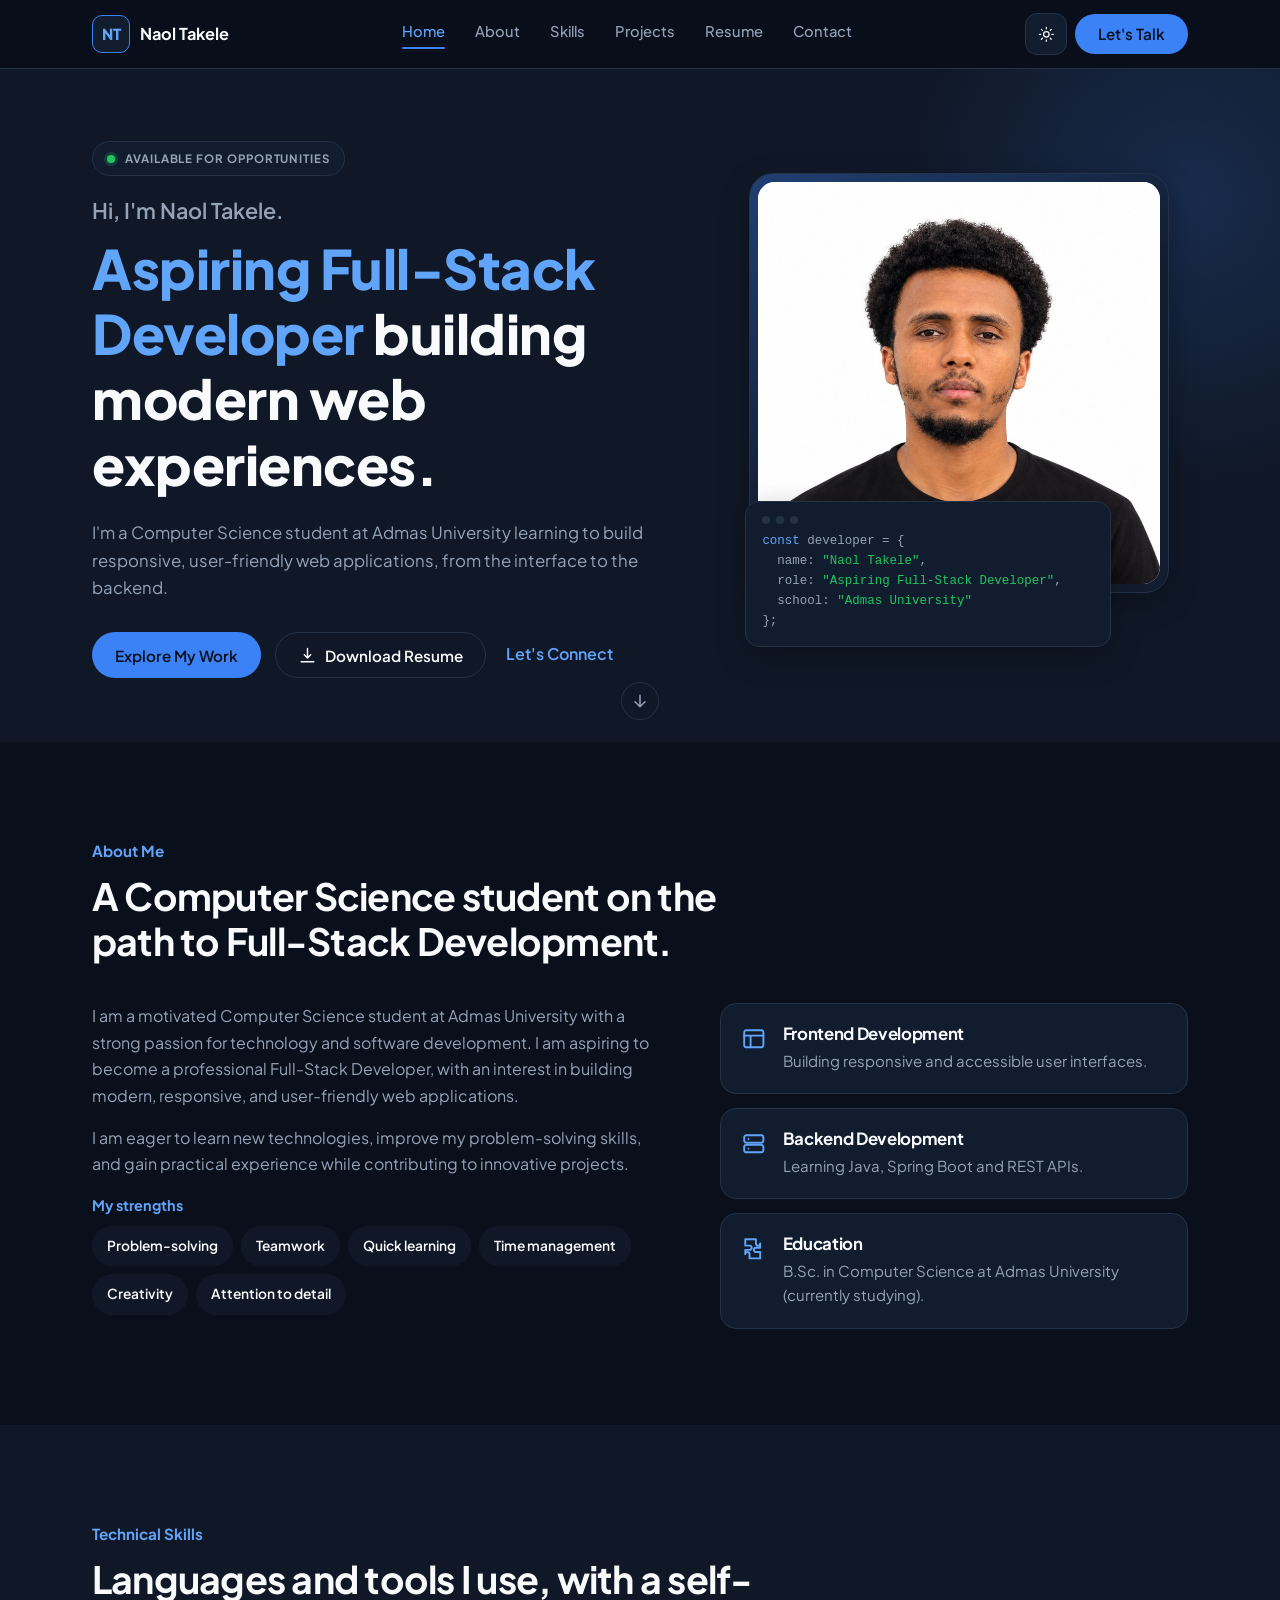
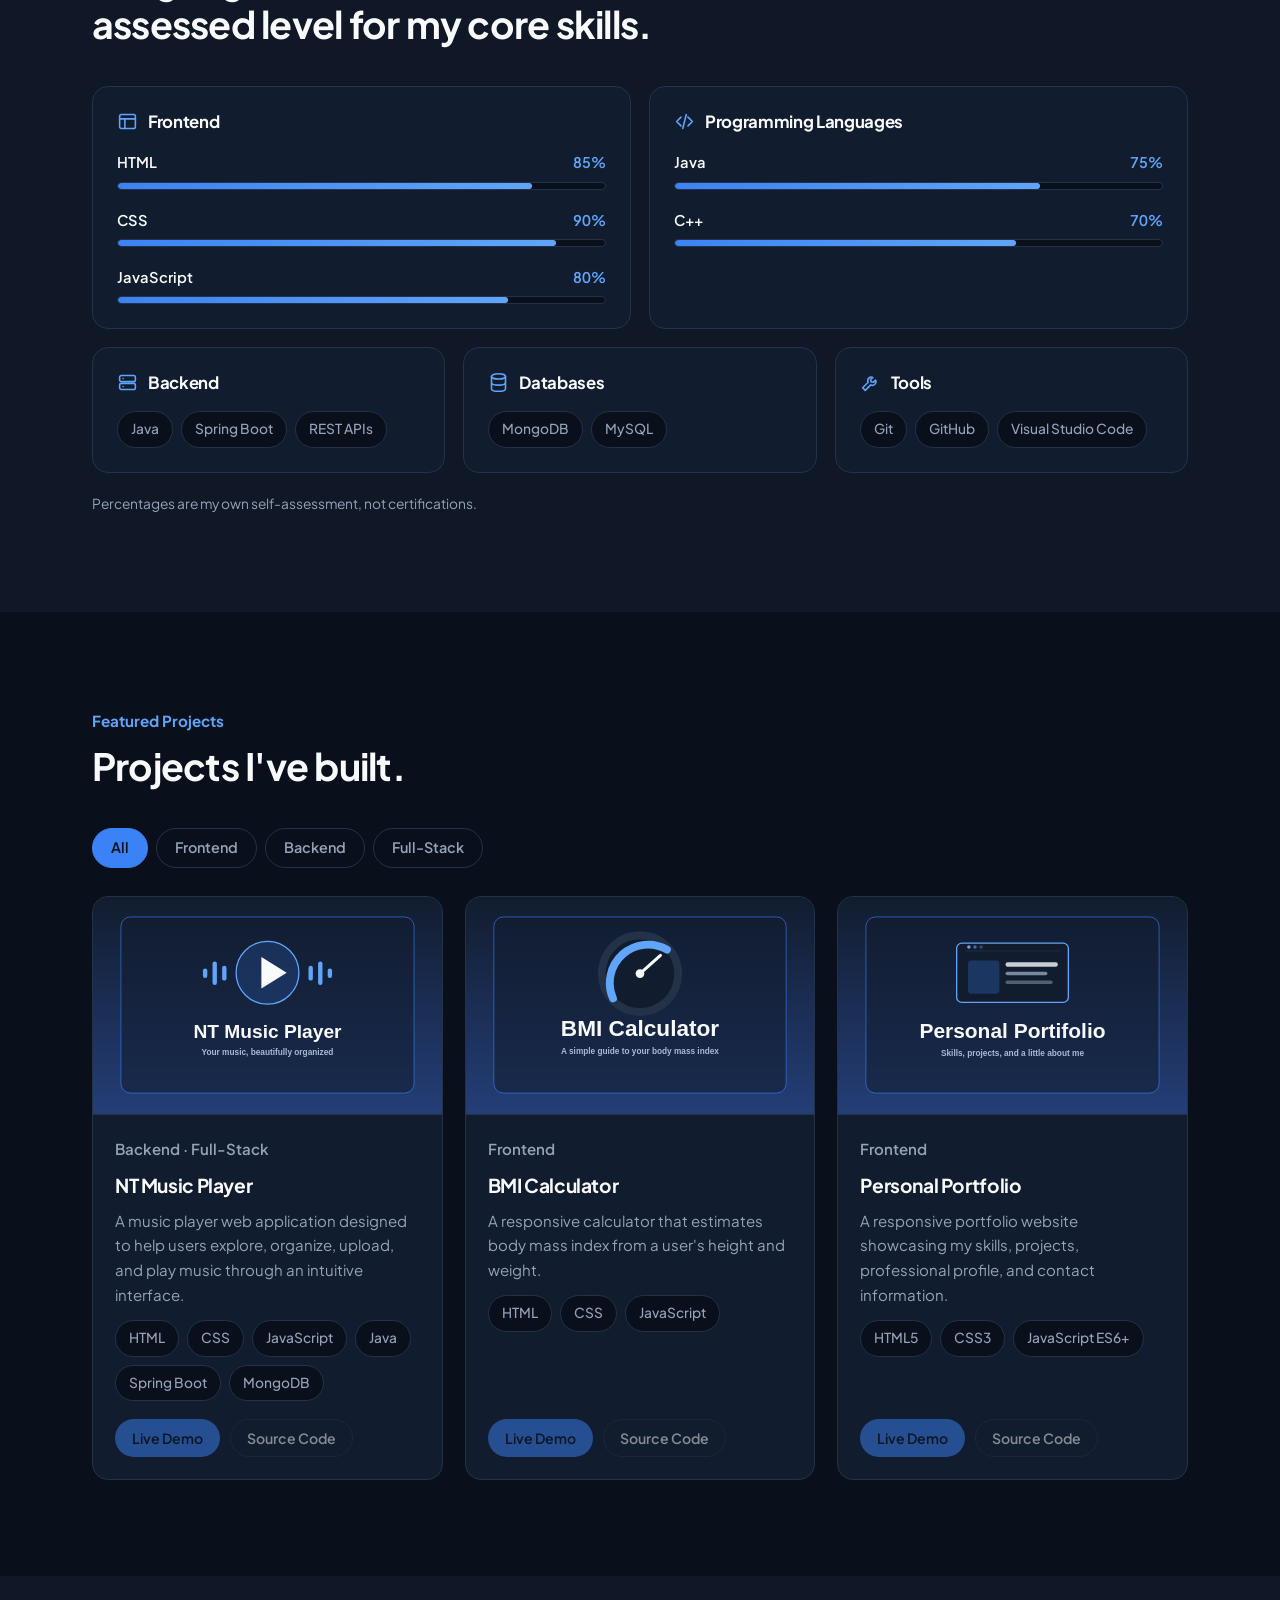
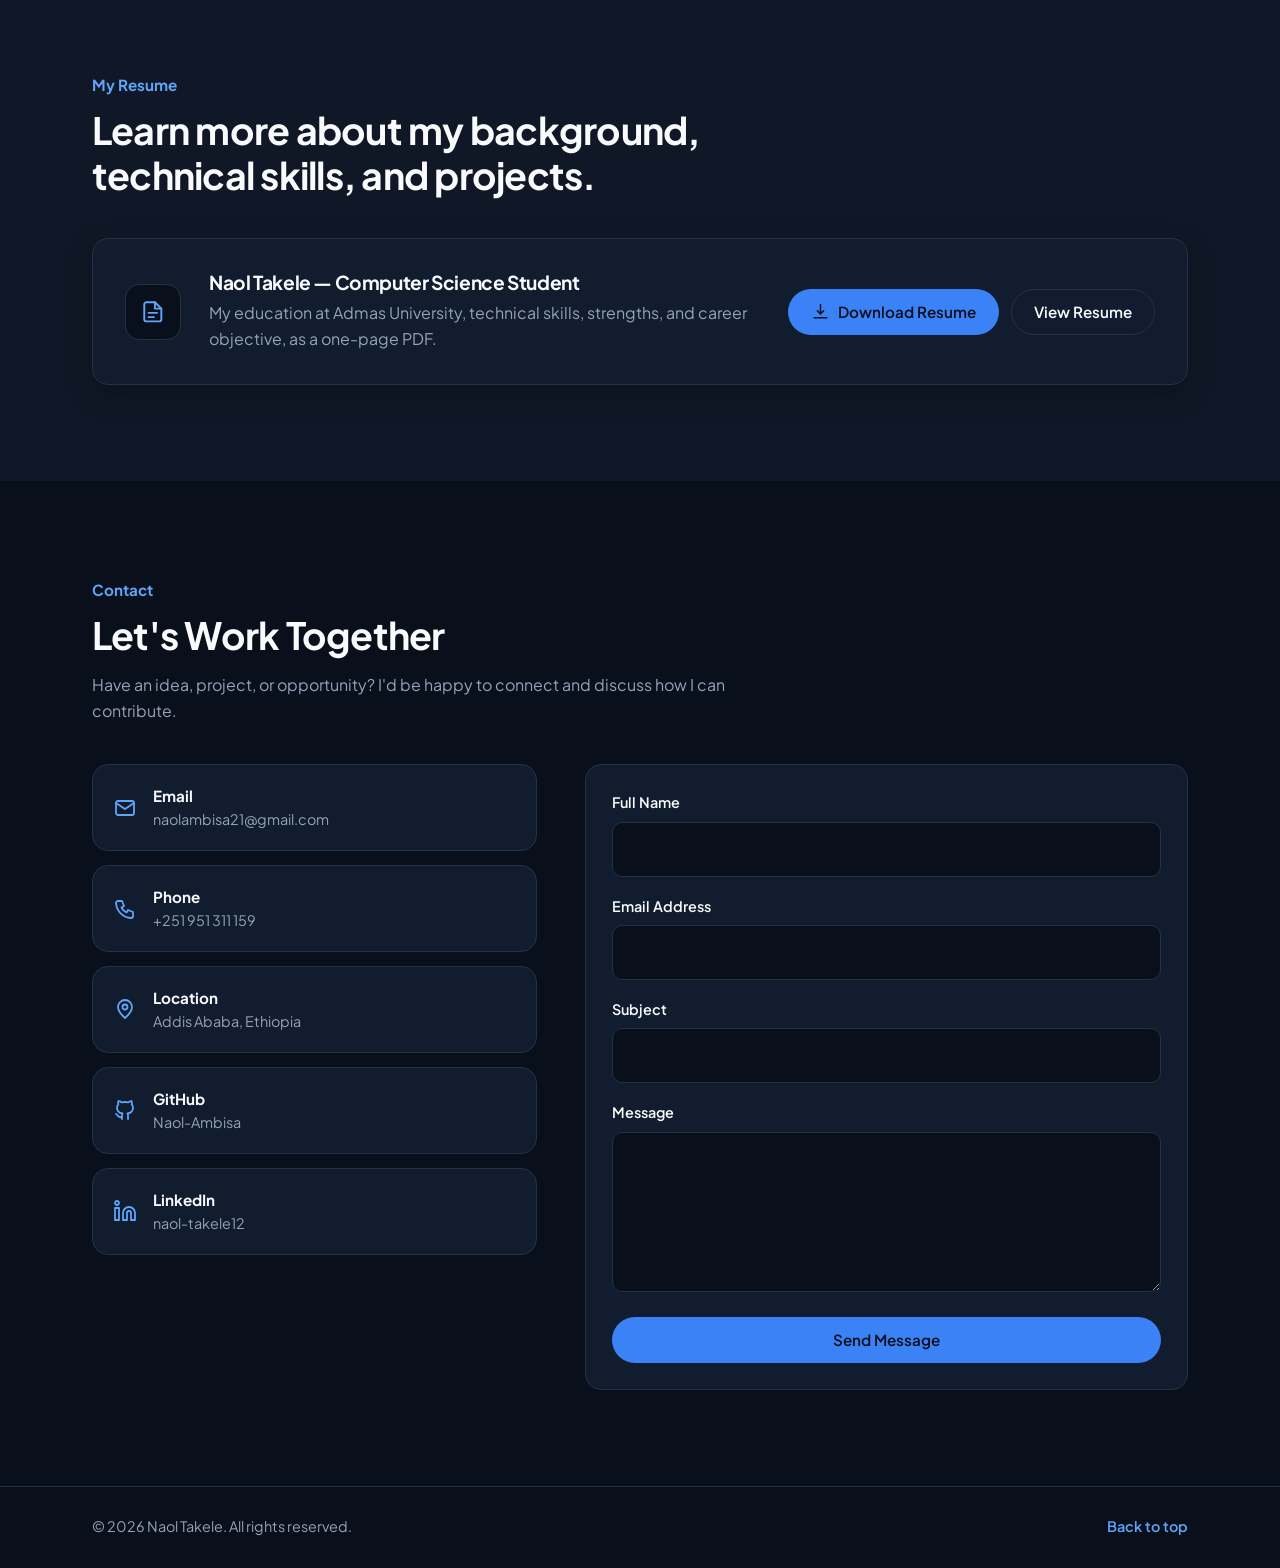
<file: Task1-Personal-Portfolio/index.html>
<!DOCTYPE html>
<html lang="en" data-theme="dark">
<head>
  <meta charset="UTF-8">
  <meta name="viewport" content="width=device-width, initial-scale=1">
  <title>Naol Takele | Aspiring Full-Stack Developer</title>
  <meta name="description" content="Portfolio of Naol Takele, a Computer Science student at Admas University and aspiring Full-Stack Developer building responsive, user-friendly web applications.">
  <meta name="theme-color" content="#0A0F1C">
  <meta property="og:type" content="website">
  <meta property="og:title" content="Naol Takele | Aspiring Full-Stack Developer">
  <meta property="og:description" content="Computer Science student building responsive web applications. Explore projects, skills, and resume.">
  <meta property="og:image" content="assets/images/profile.jpg">
  <link rel="icon" href="assets/icons/favicon.svg" type="image/svg+xml">
  <link rel="preconnect" href="https://fonts.googleapis.com">
  <link rel="preconnect" href="https://fonts.gstatic.com" crossorigin>
  <link href="https://fonts.googleapis.com/css2?family=Plus+Jakarta+Sans:wght@400;500;600;700;800&display=swap" rel="stylesheet">
  <!-- Apply saved theme before first paint to avoid a flash -->
  <script>
    (function () {
      try {
        var t = localStorage.getItem("theme");
        if (t === "light" || t === "dark") document.documentElement.setAttribute("data-theme", t);
      } catch (e) {}
      document.documentElement.classList.add("js");
    })();
  </script>
  <link rel="stylesheet" href="style.css">
</head>
<body>
  <!-- Icon sprite -->
  <svg width="0" height="0" style="position:absolute" aria-hidden="true" focusable="false">
    <symbol id="i-sun" viewBox="0 0 24 24"><circle cx="12" cy="12" r="4"/><path d="M12 2v2M12 20v2M4.9 4.9l1.4 1.4M17.7 17.7l1.4 1.4M2 12h2M20 12h2M4.9 19.1l1.4-1.4M17.7 6.3l1.4-1.4"/></symbol>
    <symbol id="i-moon" viewBox="0 0 24 24"><path d="M21 12.8A9 9 0 1 1 11.2 3a7 7 0 0 0 9.8 9.8z"/></symbol>
    <symbol id="i-menu" viewBox="0 0 24 24"><path d="M4 7h16M4 12h16M4 17h16"/></symbol>
    <symbol id="i-close" viewBox="0 0 24 24"><path d="M6 6l12 12M18 6L6 18"/></symbol>
    <symbol id="i-layout" viewBox="0 0 24 24"><rect x="3" y="4" width="18" height="16" rx="2"/><path d="M3 9h18M9 9v11"/></symbol>
    <symbol id="i-server" viewBox="0 0 24 24"><rect x="3" y="4" width="18" height="7" rx="2"/><rect x="3" y="13" width="18" height="7" rx="2"/><path d="M7 7.5h.01M7 16.5h.01"/></symbol>
    <symbol id="i-puzzle" viewBox="0 0 24 24"><path d="M9 3h6v4a2 2 0 1 0 4 0v4h-4a2 2 0 1 0 0 4h4v6H9v-4a2 2 0 1 0-4 0v-4h4a2 2 0 1 0 0-4H5V3z" transform="translate(-1 0)"/></symbol>
    <symbol id="i-database" viewBox="0 0 24 24"><ellipse cx="12" cy="5" rx="8" ry="3"/><path d="M4 5v14c0 1.7 3.6 3 8 3s8-1.3 8-3V5M4 12c0 1.7 3.6 3 8 3s8-1.3 8-3"/></symbol>
    <symbol id="i-tools" viewBox="0 0 24 24"><path d="M14.7 6.3a4 4 0 0 0-5.4 5.4L3 18l3 3 6.3-6.3a4 4 0 0 0 5.4-5.4l-2.4 2.4-2.6-.6-.6-2.6z"/></symbol>
    <symbol id="i-file" viewBox="0 0 24 24"><path d="M14 3H6a2 2 0 0 0-2 2v14a2 2 0 0 0 2 2h12a2 2 0 0 0 2-2V9z"/><path d="M14 3v6h6M8 13h8M8 17h5"/></symbol>
    <symbol id="i-mail" viewBox="0 0 24 24"><rect x="3" y="5" width="18" height="14" rx="2"/><path d="M3 7l9 6 9-6"/></symbol>
    <symbol id="i-github" viewBox="0 0 24 24"><path d="M9 19c-4.3 1.4-4.3-2.5-6-3m12 5v-3.5c0-1 .1-1.4-.5-2 2.8-.3 5.5-1.4 5.5-6a4.6 4.6 0 0 0-1.3-3.2 4.2 4.2 0 0 0-.1-3.2s-1.1-.3-3.5 1.3a12 12 0 0 0-6.2 0C6.5 2.8 5.4 3.1 5.4 3.1a4.2 4.2 0 0 0-.1 3.2A4.6 4.6 0 0 0 4 9.5c0 4.6 2.7 5.7 5.5 6-.6.6-.6 1.2-.5 2V21"/></symbol>
    <symbol id="i-linkedin" viewBox="0 0 24 24"><path d="M16 8a6 6 0 0 1 6 6v7h-4v-7a2 2 0 0 0-4 0v7h-4v-7a6 6 0 0 1 6-6zM2 9h4v12H2zM4 2a2 2 0 1 1 0 4 2 2 0 0 1 0-4z"/></symbol>
    <symbol id="i-phone" viewBox="0 0 24 24"><path d="M5 4h4l2 5-2.5 1.5a11 11 0 0 0 5 5L15 13l5 2v4a2 2 0 0 1-2 2A16 16 0 0 1 3 6a2 2 0 0 1 2-2z"/></symbol>
    <symbol id="i-pin" viewBox="0 0 24 24"><path d="M12 21s7-6.2 7-11a7 7 0 1 0-14 0c0 4.8 7 11 7 11z"/><circle cx="12" cy="10" r="2.5"/></symbol>
    <symbol id="i-download" viewBox="0 0 24 24"><path d="M12 3v12m0 0l-4-4m4 4l4-4M4 20h16"/></symbol>
    <symbol id="i-external" viewBox="0 0 24 24"><path d="M14 4h6v6M20 4l-9 9M18 14v5a1 1 0 0 1-1 1H5a1 1 0 0 1-1-1V7a1 1 0 0 1 1-1h5"/></symbol>
    <symbol id="i-code" viewBox="0 0 24 24"><path d="M8 7l-5 5 5 5M16 7l5 5-5 5M14 4l-4 16"/></symbol>
    <symbol id="i-arrow-down" viewBox="0 0 24 24"><path d="M12 5v14m0 0l-6-6m6 6l6-6"/></symbol>
  </svg>

  <a class="skip-link" href="#main">Skip to content</a>

  <header class="site-header" id="top">
    <nav class="nav container" aria-label="Main navigation">
      <a class="brand" href="#home" aria-label="Naol Takele, home">
        <span class="brand-mark" aria-hidden="true">NT</span>
        <span class="brand-name">Naol Takele</span>
      </a>

      <ul class="nav-links" id="nav-links">
        <li><a href="#home" class="nav-link">Home</a></li>
        <li><a href="#about" class="nav-link">About</a></li>
        <li><a href="#skills" class="nav-link">Skills</a></li>
        <li><a href="#projects" class="nav-link">Projects</a></li>
        <li><a href="#resume" class="nav-link">Resume</a></li>
        <li><a href="#contact" class="nav-link">Contact</a></li>
        <li class="mobile-only"><a href="#contact" class="btn btn-primary btn-block">Let's Talk</a></li>
      </ul>

      <div class="nav-actions">
        <button class="icon-btn" id="theme-toggle" type="button" aria-label="Switch to light theme">
          <svg class="icon icon-sun" aria-hidden="true"><use href="#i-sun"/></svg>
          <svg class="icon icon-moon" aria-hidden="true"><use href="#i-moon"/></svg>
        </button>
        <a class="btn btn-primary nav-cta" href="#contact">Let's Talk</a>
        <button class="icon-btn menu-btn" id="menu-toggle" type="button" aria-label="Open menu" aria-expanded="false" aria-controls="nav-links">
          <svg class="icon icon-open" aria-hidden="true"><use href="#i-menu"/></svg>
          <svg class="icon icon-close" aria-hidden="true"><use href="#i-close"/></svg>
        </button>
      </div>
    </nav>
  </header>

  <main id="main">
    <!-- HERO -->
    <section class="hero" id="home" aria-labelledby="hero-title">
      <div class="container hero-grid">
        <div class="hero-copy">
          <p class="badge"><span class="badge-dot" aria-hidden="true"></span>AVAILABLE FOR OPPORTUNITIES</p>
          <h1 id="hero-title" class="hero-title">
            <span class="hero-hi">Hi, I'm Naol Takele.</span>
            <span class="hero-role"><span class="accent">Aspiring Full-Stack Developer</span> building modern web experiences.</span>
          </h1>
          <p class="lead">I'm a Computer Science student at Admas University learning to build responsive, user-friendly web applications, from the interface to the backend.</p>
          <div class="hero-actions">
            <a class="btn btn-primary" href="#projects">Explore My Work</a>
            <a class="btn btn-secondary" href="resume/Naol-Takele-CV.pdf" download>
              <svg class="icon" aria-hidden="true"><use href="#i-download"/></svg>Download Resume
            </a>
            <a class="text-link" href="#contact">Let's Connect</a>
          </div>
        </div>

        <div class="hero-visual">
          <div class="photo-frame">
            <img src="assets/images/profile.jpg" alt="Portrait of Naol Takele" width="800" height="800" fetchpriority="high">
          </div>
          <div class="code-card" aria-label="Code snippet describing the developer">
            <div class="code-dots" aria-hidden="true"><span></span><span></span><span></span></div>
<pre><code><span class="k">const</span> developer = {
  name: <span class="s">"Naol Takele"</span>,
  role: <span class="s">"Aspiring Full-Stack Developer"</span>,
  school: <span class="s">"Admas University"</span>
};</code></pre>
          </div>
        </div>
      </div>
      <a class="scroll-hint" href="#about" aria-label="Scroll to About section">
        <svg class="icon" aria-hidden="true"><use href="#i-arrow-down"/></svg>
      </a>
    </section>

    <!-- ABOUT -->
    <section class="section" id="about" aria-labelledby="about-title">
      <div class="container">
        <header class="section-head reveal">
          <p class="section-kicker">About Me</p>
          <h2 id="about-title">A Computer Science student on the path to Full-Stack Development.</h2>
        </header>
        <div class="about-grid">
          <div class="about-text reveal">
            <p>I am a motivated Computer Science student at Admas University with a strong passion for technology and software development. I am aspiring to become a professional Full-Stack Developer, with an interest in building modern, responsive, and user-friendly web applications.</p>
            <p>I am eager to learn new technologies, improve my problem-solving skills, and gain practical experience while contributing to innovative projects.</p>
            <p class="strengths-label">My strengths</p>
            <ul class="chips strengths" aria-label="Personal strengths">
              <li>Problem-solving</li><li>Teamwork</li><li>Quick learning</li><li>Time management</li><li>Creativity</li><li>Attention to detail</li>
            </ul>
          </div>
          <ul class="feature-list">
            <li class="feature reveal">
              <svg class="icon icon-lg" aria-hidden="true"><use href="#i-layout"/></svg>
              <div><h3>Frontend Development</h3><p>Building responsive and accessible user interfaces.</p></div>
            </li>
            <li class="feature reveal">
              <svg class="icon icon-lg" aria-hidden="true"><use href="#i-server"/></svg>
              <div><h3>Backend Development</h3><p>Learning Java, Spring Boot and REST APIs.</p></div>
            </li>
            <li class="feature reveal">
              <svg class="icon icon-lg" aria-hidden="true"><use href="#i-puzzle"/></svg>
              <div><h3>Education</h3><p>B.Sc. in Computer Science at Admas University (currently studying).</p></div>
            </li>
          </ul>
        </div>
      </div>
    </section>

    <!-- SKILLS (edit the <li> items to add, remove or update) -->
    <section class="section section-alt" id="skills" aria-labelledby="skills-title">
      <div class="container">
        <header class="section-head reveal">
          <p class="section-kicker">Technical Skills</p>
          <h2 id="skills-title">Languages and tools I use, with a self-assessed level for my core skills.</h2>
        </header>
        <div class="skills-grid">
          <article class="skill-card skill-wide reveal">
            <h3><svg class="icon" aria-hidden="true"><use href="#i-layout"/></svg>Frontend</h3>
            <ul class="meters">
              <li class="meter">
                <div class="meter-head"><span>HTML</span><span>85%</span></div>
                <div class="meter-track" role="progressbar" aria-label="HTML proficiency" aria-valuemin="0" aria-valuemax="100" aria-valuenow="85">
                  <span class="meter-fill" style="--w: 85%"></span>
                </div>
              </li>
              <li class="meter">
                <div class="meter-head"><span>CSS</span><span>90%</span></div>
                <div class="meter-track" role="progressbar" aria-label="CSS proficiency" aria-valuemin="0" aria-valuemax="100" aria-valuenow="90">
                  <span class="meter-fill" style="--w: 90%"></span>
                </div>
              </li>
              <li class="meter">
                <div class="meter-head"><span>JavaScript</span><span>80%</span></div>
                <div class="meter-track" role="progressbar" aria-label="JavaScript proficiency" aria-valuemin="0" aria-valuemax="100" aria-valuenow="80">
                  <span class="meter-fill" style="--w: 80%"></span>
                </div>
              </li>
            </ul>
          </article>
          <article class="skill-card skill-wide reveal">
            <h3><svg class="icon" aria-hidden="true"><use href="#i-code"/></svg>Programming Languages</h3>
            <ul class="meters">
              <li class="meter">
                <div class="meter-head"><span>Java</span><span>75%</span></div>
                <div class="meter-track" role="progressbar" aria-label="Java proficiency" aria-valuemin="0" aria-valuemax="100" aria-valuenow="75">
                  <span class="meter-fill" style="--w: 75%"></span>
                </div>
              </li>
              <li class="meter">
                <div class="meter-head"><span>C++</span><span>70%</span></div>
                <div class="meter-track" role="progressbar" aria-label="C++ proficiency" aria-valuemin="0" aria-valuemax="100" aria-valuenow="70">
                  <span class="meter-fill" style="--w: 70%"></span>
                </div>
              </li>
            </ul>
          </article>
          <article class="skill-card reveal">
            <h3><svg class="icon" aria-hidden="true"><use href="#i-server"/></svg>Backend</h3>
            <ul class="chips"><li>Java</li><li>Spring Boot</li><li>REST APIs</li></ul>
          </article>
          <article class="skill-card reveal">
            <h3><svg class="icon" aria-hidden="true"><use href="#i-database"/></svg>Databases</h3>
            <ul class="chips"><li>MongoDB</li><li>MySQL</li></ul>
          </article>
          <article class="skill-card reveal">
            <h3><svg class="icon" aria-hidden="true"><use href="#i-tools"/></svg>Tools</h3>
            <ul class="chips"><li>Git</li><li>GitHub</li><li>Visual Studio Code</li></ul>
          </article>
        </div>
        <p class="skills-note reveal">Percentages are my own self-assessment, not certifications.</p>
      </div>
    </section>

    <!-- PROJECTS (cards are rendered from the PROJECTS array in script.js) -->
    <section class="section" id="projects" aria-labelledby="projects-title">
      <div class="container">
        <header class="section-head reveal">
          <p class="section-kicker">Featured Projects</p>
          <h2 id="projects-title">Projects I've built.</h2>
        </header>
        <div class="filters reveal" role="group" aria-label="Filter projects by category">
          <button class="filter is-active" type="button" data-filter="all" aria-pressed="true">All</button>
          <button class="filter" type="button" data-filter="frontend" aria-pressed="false">Frontend</button>
          <button class="filter" type="button" data-filter="backend" aria-pressed="false">Backend</button>
          <button class="filter" type="button" data-filter="fullstack" aria-pressed="false">Full-Stack</button>
        </div>
        <div class="project-grid" id="project-grid"></div>
        <p class="empty-state" id="project-empty" hidden>No projects in this category yet.</p>
        <noscript><p class="empty-state">Enable JavaScript to view the project list.</p></noscript>
      </div>
    </section>

    <!-- RESUME -->
    <section class="section section-alt" id="resume" aria-labelledby="resume-title">
      <div class="container">
        <header class="section-head reveal">
          <p class="section-kicker">My Resume</p>
          <h2 id="resume-title">Learn more about my background, technical skills, and projects.</h2>
        </header>
        <article class="resume-card reveal">
          <span class="resume-icon" aria-hidden="true"><svg class="icon icon-lg"><use href="#i-file"/></svg></span>
          <div class="resume-body">
            <h3>Naol Takele — Computer Science Student</h3>
            <p>My education at Admas University, technical skills, strengths, and career objective, as a one-page PDF.</p>
          </div>
          <div class="resume-actions">
            <a class="btn btn-primary" href="resume/Naol-Takele-CV.pdf" download>
              <svg class="icon" aria-hidden="true"><use href="#i-download"/></svg>Download Resume
            </a>
            <a class="btn btn-secondary" href="resume/Naol-Takele-CV.pdf" target="_blank" rel="noopener noreferrer">View Resume</a>
          </div>
        </article>
      </div>
    </section>

    <!-- CONTACT -->
    <section class="section" id="contact" aria-labelledby="contact-title">
      <div class="container">
        <header class="section-head reveal">
          <p class="section-kicker">Contact</p>
          <h2 id="contact-title">Let's Work Together</h2>
          <p class="section-sub">Have an idea, project, or opportunity? I'd be happy to connect and discuss how I can contribute.</p>
        </header>
        <div class="contact-grid">
          <ul class="contact-list reveal">
            <li>
              <a class="contact-item" data-contact="email" href="#contact">
                <svg class="icon" aria-hidden="true"><use href="#i-mail"/></svg>
                <span><strong>Email</strong><span class="contact-value">naolambisa21@gmail.com</span></span>
              </a>
            </li>
            <li>
              <a class="contact-item" data-contact="phone" href="#contact">
                <svg class="icon" aria-hidden="true"><use href="#i-phone"/></svg>
                <span><strong>Phone</strong><span class="contact-value">+251 951 311 159</span></span>
              </a>
            </li>
            <li>
              <div class="contact-item">
                <svg class="icon" aria-hidden="true"><use href="#i-pin"/></svg>
                <span><strong>Location</strong><span class="contact-value">Addis Ababa, Ethiopia</span></span>
              </div>
            </li>
            <li>
              <a class="contact-item" data-contact="github" href="#contact">
                <svg class="icon" aria-hidden="true"><use href="#i-github"/></svg>
                <span><strong>GitHub</strong><span class="contact-value">@Naol-Ambisa</span></span>
              </a>
            </li>
            <li>
              <a class="contact-item" data-contact="linkedin" href="#contact">
                <svg class="icon" aria-hidden="true"><use href="#i-linkedin"/></svg>
                <span><strong>LinkedIn</strong><span class="contact-value">linkedin.com/in/naol-takele12</span></span>
              </a>
            </li>
          </ul>

          <form class="contact-form reveal" id="contact-form" novalidate>
            <div class="field">
              <label for="name">Full Name</label>
              <input id="name" name="name" type="text" autocomplete="name" required aria-describedby="name-error">
              <p class="error" id="name-error" role="alert"></p>
            </div>
            <div class="field">
              <label for="email">Email Address</label>
              <input id="email" name="email" type="email" autocomplete="email" required aria-describedby="email-error">
              <p class="error" id="email-error" role="alert"></p>
            </div>
            <div class="field">
              <label for="subject">Subject</label>
              <input id="subject" name="subject" type="text" required aria-describedby="subject-error">
              <p class="error" id="subject-error" role="alert"></p>
            </div>
            <div class="field">
              <label for="message">Message</label>
              <textarea id="message" name="message" rows="5" required aria-describedby="message-error"></textarea>
              <p class="error" id="message-error" role="alert"></p>
            </div>
            <button class="btn btn-primary" id="submit-btn" type="submit">Send Message</button>
            <p class="form-status" id="form-status" role="status" aria-live="polite"></p>
          </form>
        </div>
      </div>
    </section>
  </main>

  <footer class="site-footer">
    <div class="container footer-inner">
      <p>&copy; <span id="year">2026</span> Naol Takele. All rights reserved.</p>
      <a class="text-link" href="#top">Back to top</a>
    </div>
  </footer>

  <script src="script.js"></script>
</body>
</html>
</file>
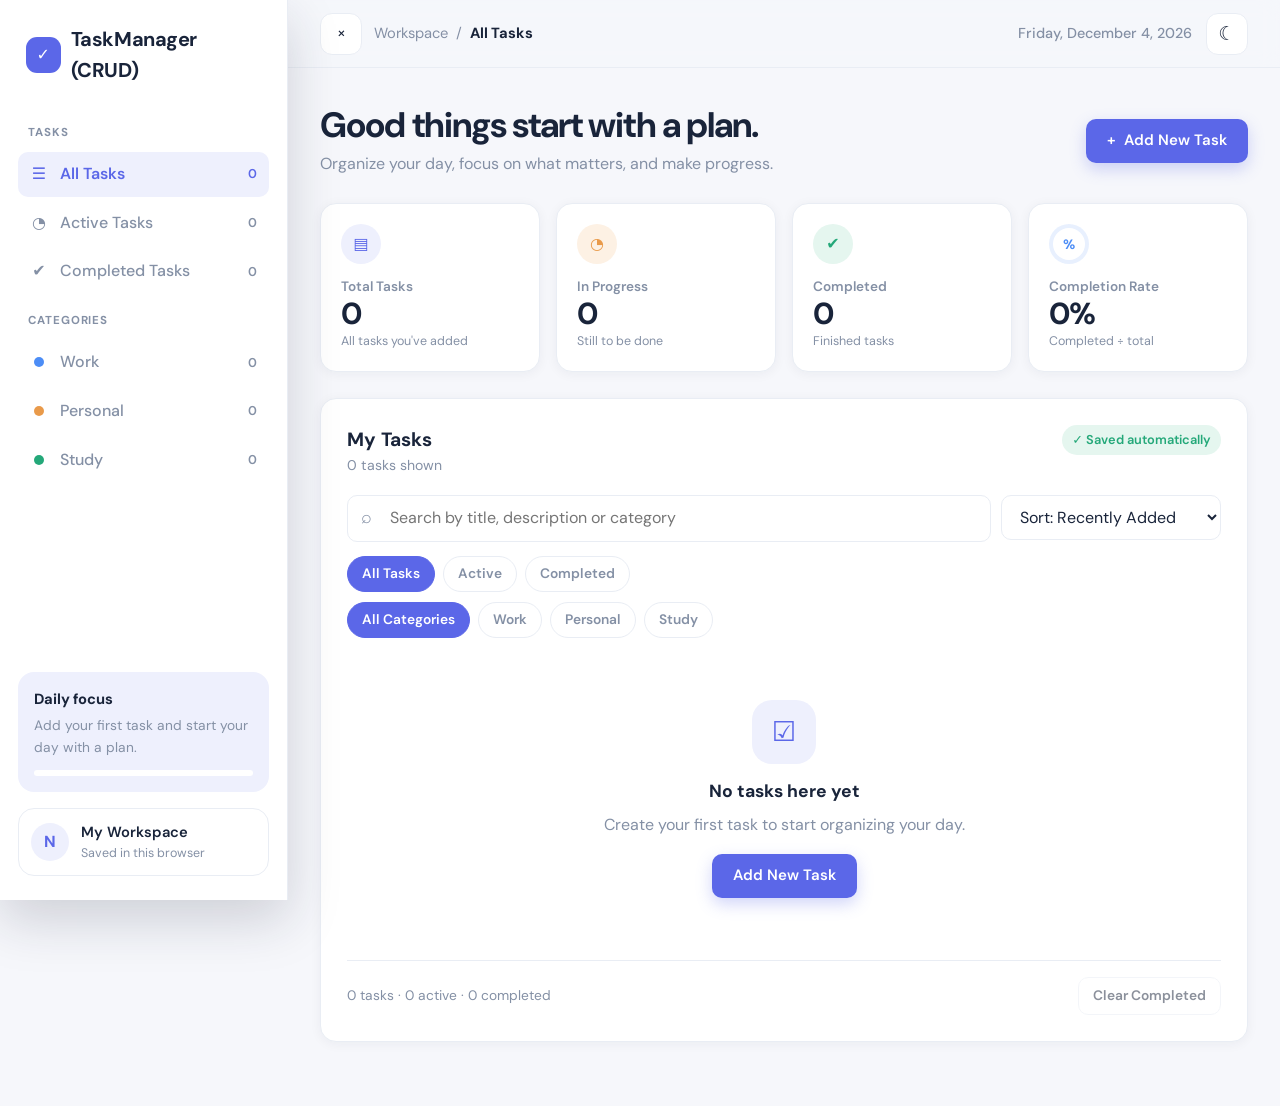
<file: Task2-TaskManager/index.html>
<!doctype html>
<html lang="en">
  <head>
    <meta charset="UTF-8">
    <meta name="viewport" content="width=device-width, initial-scale=1">
    <meta name="description" content="TaskFlow is a simple, fast task manager that saves your tasks in your browser.">
    <meta name="theme-color" content="#5B67E8">
    <title>Dynamic Task Manager & Productivity Tracker.</title>
    <link rel="icon" href="data:,">

    <link rel="preconnect" href="https://fonts.googleapis.com">
    <link rel="preconnect" href="https://fonts.gstatic.com" crossorigin>
    <link href="https://fonts.googleapis.com/css2?family=DM+Sans:wght@400;500;600;700&display=swap" rel="stylesheet">
    <link rel="stylesheet" href="style.css">
    <script src="script.js" defer></script>
  </head>

  <body data-theme="light">
    <a class="skip-link" href="#main">Skip to content</a>

    <aside class="sidebar" id="sidebar" aria-label="Sidebar">
      <div class="logo">
        <span class="logo-mark" aria-hidden="true">✓</span>
        <span class="logo-text">TaskManager (CRUD)</span>
      </div>

      <nav class="side-nav" aria-label="Task views">
        <p class="side-heading">Tasks</p>
        <button class="nav-item is-active" type="button" data-status="all" aria-current="page">
          <span class="nav-icon" aria-hidden="true">☰</span>
          <span>All Tasks</span>
          <span class="nav-count" data-count="all">0</span>
        </button>
        <button class="nav-item" type="button" data-status="active">
          <span class="nav-icon" aria-hidden="true">◔</span>
          <span>Active Tasks</span>
          <span class="nav-count" data-count="active">0</span>
        </button>
        <button class="nav-item" type="button" data-status="completed">
          <span class="nav-icon" aria-hidden="true">✔</span>
          <span>Completed Tasks</span>
          <span class="nav-count" data-count="completed">0</span>
        </button>

        <p class="side-heading">Categories</p>
        <button class="nav-item" type="button" data-category="work" aria-pressed="false">
          <span class="dot dot-work" aria-hidden="true"></span>
          <span>Work</span>
          <span class="nav-count" data-count="work">0</span>
        </button>
        <button class="nav-item" type="button" data-category="personal" aria-pressed="false">
          <span class="dot dot-personal" aria-hidden="true"></span>
          <span>Personal</span>
          <span class="nav-count" data-count="personal">0</span>
        </button>
        <button class="nav-item" type="button" data-category="study" aria-pressed="false">
          <span class="dot dot-study" aria-hidden="true"></span>
          <span>Study</span>
          <span class="nav-count" data-count="study">0</span>
        </button>
      </nav>

      <div class="side-bottom">
        <section class="encourage" aria-label="Daily focus" aria-live="polite">
          <p class="encourage-title">Daily focus</p>
          <p class="encourage-text" id="encourage-text">Add your first task and start your day with a plan.</p>
          <div class="progress" aria-hidden="true">
            <span id="encourage-bar"></span>
          </div>
        </section>

        <button
          class="workspace"
          id="workspace-settings-btn"
          type="button"
          aria-haspopup="dialog"
          aria-controls="workspace-modal"
        >
          <span class="avatar" aria-hidden="true">N</span>
          <div>
            <p class="workspace-name" id="workspace-name">My Workspace</p>
            <p class="workspace-sub">Saved in this browser</p>
          </div>
        </button>
      </div>
    </aside>

    <div class="scrim" id="scrim" hidden></div>

    <div class="page">
      <header class="topbar">
        <button
          class="icon-btn menu-btn"
          id="menu-btn"
          type="button"
          aria-label="Open menu"
          aria-expanded="false"
          aria-controls="sidebar"
        >☰</button>

        <nav class="breadcrumb" aria-label="Breadcrumb">
          <span>Workspace</span>
          <span aria-hidden="true">/</span>
          <strong id="breadcrumb-current">All Tasks</strong>
        </nav>

        <div class="topbar-right">
          <time class="today" id="today-date"></time>
          <button
            class="icon-btn theme-btn"
            id="theme-btn"
            type="button"
            aria-label="Switch to dark mode"
            title="Switch to dark mode"
          >☾</button>
        </div>
      </header>

      <main class="content" id="main">
        <section class="welcome" aria-labelledby="welcome-title">
          <div>
            <h1 id="welcome-title">Good things start with a plan.</h1>
            <p class="subtitle">Organize your day, focus on what matters, and make progress.</p>
          </div>
          <button class="btn btn-primary" id="add-task-btn" type="button">
            <span aria-hidden="true">+</span>
            Add New Task
          </button>
        </section>

        <section class="stats" aria-label="Task statistics">
          <article class="stat">
            <span class="stat-icon stat-total" aria-hidden="true">▤</span>
            <div>
              <p class="stat-label">Total Tasks</p>
              <p class="stat-value" id="stat-total">0</p>
              <p class="stat-note">All tasks you've added</p>
            </div>
          </article>

          <article class="stat">
            <span class="stat-icon stat-progress" aria-hidden="true">◔</span>
            <div>
              <p class="stat-label">In Progress</p>
              <p class="stat-value" id="stat-active">0</p>
              <p class="stat-note">Still to be done</p>
            </div>
          </article>

          <article class="stat">
            <span class="stat-icon stat-done" aria-hidden="true">✔</span>
            <div>
              <p class="stat-label">Completed</p>
              <p class="stat-value" id="stat-completed">0</p>
              <p class="stat-note">Finished tasks</p>
            </div>
          </article>

          <article class="stat stat-completion">
            <div
              class="completion-chart"
              id="completion-chart"
              role="img"
              aria-label="Completion rate: 0 percent"
            >
              <span aria-hidden="true">%</span>
            </div>
            <div>
              <p class="stat-label">Completion Rate</p>
              <p class="stat-value" id="stat-rate">0%</p>
              <p class="stat-note">Completed ÷ total</p>
            </div>
          </article>
        </section>

        <section class="panel" aria-labelledby="panel-title">
          <div class="panel-head">
            <div>
              <h2 id="panel-title">My Tasks</h2>
              <p class="panel-sub" id="visible-count" aria-live="polite">0 tasks shown</p>
            </div>
            <p class="save-state" id="save-state" role="status">✓ Saved automatically</p>
          </div>

          <div class="controls">
            <div class="field search-field">
              <label class="sr-only" for="search-input">Search tasks</label>
              <span class="search-icon" aria-hidden="true">⌕</span>
              <input
                id="search-input"
                type="search"
                placeholder="Search by title, description or category"
                autocomplete="off"
              >
            </div>

            <div class="field sort-field">
              <label class="sr-only" for="sort-select">Sort tasks</label>
              <select id="sort-select">
                <option value="recent">Sort: Recently Added</option>
                <option value="due">Sort: Due Date</option>
                <option value="name">Sort: Task Name</option>
              </select>
            </div>
          </div>

          <div class="chip-rows">
            <div class="chip-group" role="group" aria-label="Filter by status">
              <button class="chip is-active" type="button" data-status="all" aria-pressed="true">All Tasks</button>
              <button class="chip" type="button" data-status="active" aria-pressed="false">Active</button>
              <button class="chip" type="button" data-status="completed" aria-pressed="false">Completed</button>
            </div>

            <div class="chip-group" role="group" aria-label="Filter by category">
              <button class="chip is-active" type="button" data-category="all" aria-pressed="true">All Categories</button>
              <button class="chip" type="button" data-category="work" aria-pressed="false">Work</button>
              <button class="chip" type="button" data-category="personal" aria-pressed="false">Personal</button>
              <button class="chip" type="button" data-category="study" aria-pressed="false">Study</button>
            </div>
          </div>

          <ul class="task-list" id="task-list" aria-label="Tasks"></ul>

          <div class="empty" id="empty-state" hidden>
            <span class="empty-icon" aria-hidden="true">☑</span>
            <h3 id="empty-title">No tasks here yet</h3>
            <p id="empty-text">Create your first task to start organizing your day.</p>
            <button class="btn btn-primary" id="empty-add-btn" type="button">Add New Task</button>
          </div>

          <div class="panel-foot">
            <p id="footer-counts">0 tasks · 0 active · 0 completed</p>
            <button class="btn btn-ghost" id="clear-completed-btn" type="button" disabled>
              Clear Completed
            </button>
          </div>
        </section>
      </main>
    </div>

    <div class="modal-backdrop" id="task-modal" hidden>
      <div class="modal" role="dialog" aria-modal="true" aria-labelledby="modal-title">
        <div class="modal-head">
          <h2 id="modal-title">Add New Task</h2>
          <button class="icon-btn" id="modal-close" type="button" aria-label="Close dialog">✕</button>
        </div>

        <form id="task-form" novalidate>
          <div class="form-field">
            <label for="task-title">
              Task title <span class="req" aria-hidden="true">*</span>
            </label>
            <input
              id="task-title"
              name="title"
              type="text"
              maxlength="100"
              placeholder="Complete database assignment"
              required
              aria-describedby="title-error"
            >
            <p class="error" id="title-error" role="alert"></p>
          </div>

          <div class="form-field">
            <label for="task-description">
              Description <span class="optional">(optional)</span>
            </label>
            <textarea
              id="task-description"
              name="description"
              rows="3"
              maxlength="300"
              placeholder="Review the lecture notes and finish the exercises."
            ></textarea>
          </div>

          <div class="form-row">
            <div class="form-field">
              <label for="task-category">
                Category <span class="req" aria-hidden="true">*</span>
              </label>
              <select
                id="task-category"
                name="category"
                required
                aria-describedby="category-error"
              >
                <option value="" disabled selected>Select a category</option>
                <option value="Work">Work</option>
                <option value="Personal">Personal</option>
                <option value="Study">Study</option>
              </select>
              <p class="error" id="category-error" role="alert"></p>
            </div>

            <div class="form-field">
              <label for="task-due">
                Due date <span class="optional">(optional)</span>
              </label>
              <input id="task-due" name="dueDate" type="date">
            </div>
          </div>

          <div class="modal-actions">
            <button class="btn btn-ghost" id="modal-cancel" type="button">Cancel</button>
            <button class="btn btn-primary" id="modal-submit" type="submit">Add Task</button>
          </div>
        </form>
      </div>
    </div>

    <div class="modal-backdrop" id="confirm-modal" hidden>
      <div
        class="modal modal-sm"
        role="alertdialog"
        aria-modal="true"
        aria-labelledby="confirm-title"
        aria-describedby="confirm-text"
      >
        <h2 id="confirm-title">Are you sure?</h2>
        <p class="confirm-text" id="confirm-text"></p>
        <div class="modal-actions">
          <button class="btn btn-ghost" id="confirm-cancel" type="button">Cancel</button>
          <button class="btn btn-danger" id="confirm-ok" type="button">Delete</button>
        </div>
      </div>
    </div>

    <div class="modal-backdrop" id="workspace-modal" hidden>
      <div class="modal modal-sm" role="dialog" aria-modal="true" aria-labelledby="workspace-modal-title">
        <div class="modal-head">
          <h2 id="workspace-modal-title">Workspace settings</h2>
          <button class="icon-btn" id="workspace-modal-close" type="button" aria-label="Close dialog">✕</button>
        </div>

        <form id="workspace-form" novalidate>
          <div class="form-field">
            <label for="workspace-name-input">Workspace name</label>
            <input
              id="workspace-name-input"
              name="workspaceName"
              type="text"
              maxlength="40"
              required
              aria-describedby="workspace-name-error"
            >
            <p class="error" id="workspace-name-error" role="alert"></p>
          </div>
          <p class="workspace-sub">Your tasks remain saved in this browser.</p>
          <div class="modal-actions">
            <button class="btn btn-ghost" id="workspace-modal-cancel" type="button">Cancel</button>
            <button class="btn btn-primary" type="submit">Save changes</button>
          </div>
        </form>
      </div>
    </div>

    <div class="toasts" id="toasts" aria-live="polite" aria-atomic="false"></div>
  </body>
</html>
</file>
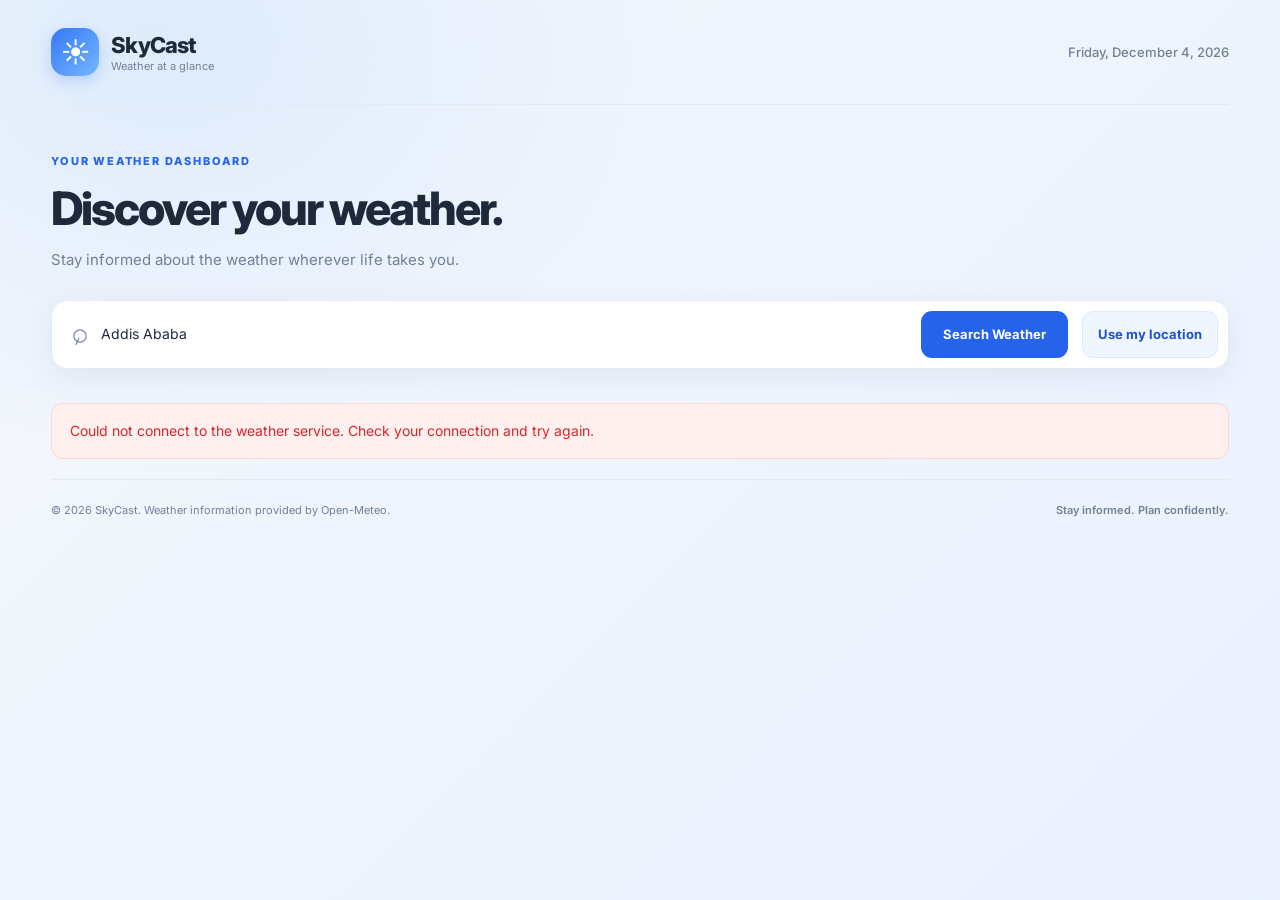
<file: Task3-Wheather-Forecast/index.html>
<!DOCTYPE html>
<html lang="en">
<head>
    <meta charset="UTF-8">
    <meta name="viewport" content="width=device-width, initial-scale=1.0">

    <meta name="description" content="SkyCast gives you current weather conditions and a five-day forecast for cities around the world.">

    <meta name="theme-color" content="#3478f6">

    <title>Weather-Forecast</title>

    <link rel="preconnect" href="https://fonts.googleapis.com">
    <link rel="preconnect" href="https://fonts.gstatic.com" crossorigin>

    <link href="https://fonts.googleapis.com/css2?family=Inter:wght@400;500;600;700;800&display=swap" rel="stylesheet">

    <link rel="stylesheet" href="style.css">

    <script src="script.js" defer></script>
</head>

<body>
    <div class="app-container">

        <header class="header">
            <a href="#" class="brand" aria-label="SkyCast home">
                <span class="brand-icon">☀</span>

                <span class="brand-text">
                    <strong>SkyCast</strong>
                    <small>Weather at a glance</small>
                </span>
            </a>

            <div class="header-date">
                <span id="current-date">Loading date...</span>
            </div>
        </header>

        <main>
            <section class="welcome-section">
                <div>
                    <p class="eyebrow">YOUR WEATHER DASHBOARD</p>

                    <h1>Discover your weather.</h1>

                    <p class="welcome-description">
                        Stay informed about the weather wherever life takes you.
                    </p>
                </div>
            </section>

            <section class="search-section" aria-label="Search for a city">
                <form id="search-form" class="search-form">
                    <span class="search-icon" aria-hidden="true">⌕</span>

                    <label class="visually-hidden" for="city-input">
                        Enter a city name
                    </label>

                    <input
                        type="text"
                        id="city-input"
                        placeholder="Search a city, e.g. Addis Ababa"
                        autocomplete="off"
                        required
                    >

                    <button type="submit" id="search-button">
                        Search Weather
                    </button>
                    <button type="button" id="location-button" class="location-button">
                        Use my location
                    </button>
                </form>

                <p id="search-status" class="status-message" role="status" aria-live="polite"></p>
            </section>

            <div id="loading" class="loading-state" hidden>
                <div class="spinner" aria-hidden="true"></div>
                <p>Fetching weather data...</p>
            </div>

            <div id="error-message" class="error-message" role="alert" hidden></div>

            <div id="weather-dashboard" hidden>

                <section class="current-weather-section">
                    <div class="section-heading">
                        <div>
                            <p class="eyebrow">CURRENT CONDITIONS</p>
                            <h2>Today's Weather</h2>
                        </div>

                        <div class="unit-control">
                            <label for="temperature-unit">Temperature</label>

                            <select id="temperature-unit">
                                <option value="C">Celsius °C</option>
                                <option value="F">Fahrenheit °F</option>
                            </select>
                        </div>
                    </div>

                    <article class="weather-hero" id="weather-hero">
                        <div class="weather-location">
                            <span class="location-pin" aria-hidden="true">📍</span>

                            <div>
                                <h2 id="city-name">City Name</h2>
                                <p id="country-name">Country</p>
                            </div>
                        </div>

                        <div class="current-weather-content">
                            <div class="temperature-block">
                                <p class="temperature-label">Current temperature</p>

                                <p class="temperature">
                                    <span id="current-temperature">--</span>
                                    <span class="degree">°C</span>
                                </p>

                                <p id="weather-description" class="weather-description">
                                    Weather conditions
                                </p>

                                <p class="feels-like">
                                    Feels like
                                    <span id="feels-like">--°C</span>
                                </p>
                            </div>

                            <div class="weather-illustration">
                                <span
                                    id="weather-icon"
                                    class="weather-icon"
                                    role="img"
                                    aria-label="Current weather condition"
                                >🌤️</span>
                            </div>
                        </div>

                        <div class="temperature-range">
                            <div>
                                <span>↓</span>
                                <span>Min</span>
                                <strong id="minimum-temperature">--°C</strong>
                            </div>

                            <div>
                                <span>↑</span>
                                <span>Max</span>
                                <strong id="maximum-temperature">--°C</strong>
                            </div>
                        </div>
                    </article>
                </section>

                <section class="metrics-section">
                    <div class="section-heading">
                        <div>
                            <p class="eyebrow">WEATHER DETAILS</p>
                            <h2>Weather Highlights</h2>
                        </div>
                    </div>

                    <div class="metrics-grid">
                        <article class="metric-card">
                            <div class="metric-top">
                                <span class="metric-icon humidity-icon">💧</span>
                                <span class="metric-label">Humidity</span>
                            </div>

                            <p class="metric-value">
                                <span id="humidity">--</span>
                                <span>%</span>
                            </p>

                            <p class="metric-description">Moisture in the air</p>
                        </article>

                        <article class="metric-card">
                            <div class="metric-top">
                                <span class="metric-icon wind-icon">🌬️</span>
                                <span class="metric-label">Wind Speed</span>
                            </div>

                            <p class="metric-value">
                                <span id="wind-speed">--</span>
                                <span>m/s</span>
                            </p>

                            <p class="metric-description">Current wind conditions</p>
                        </article>

                        <article class="metric-card">
                            <div class="metric-top">
                                <span class="metric-icon pressure-icon">◉</span>
                                <span class="metric-label">Pressure</span>
                            </div>

                            <p class="metric-value">
                                <span id="pressure">--</span>
                                <span>hPa</span>
                            </p>

                            <p class="metric-description">Atmospheric pressure</p>
                        </article>

                        <article class="metric-card">
                            <div class="metric-top">
                                <span class="metric-icon visibility-icon">👁</span>
                                <span class="metric-label">Visibility</span>
                            </div>

                            <p class="metric-value">
                                <span id="visibility">--</span>
                                <span>km</span>
                            </p>

                            <p class="metric-description">How far you can see</p>
                        </article>
                    </div>
                </section>

                <section class="forecast-section">
                    <div class="section-heading">
                        <div>
                            <p class="eyebrow">PLAN AHEAD</p>
                            <h2>5-Day Forecast</h2>
                        </div>
                    </div>

                    <div id="forecast-container" class="forecast-grid" aria-live="polite"></div>
                </section>

                <div class="update-information">
                    <span class="update-dot"></span>

                    <p>
                        Last updated:
                        <span id="last-updated">--</span>
                    </p>
                </div>
            </div>
        </main>

        <footer class="footer">
            <p>
                © <span id="footer-year"></span>
                SkyCast. Weather information provided by Open-Meteo.
            </p>

            <p class="footer-note">Stay informed. Plan confidently.</p>
        </footer>
    </div>
</body>
</html>
</file>
<file: Task1-Personal-Portfolio/style.css>
/* ==========================================================
   Naol Takele Portfolio — style.css
   1. Tokens  2. Base  3. Layout  4. Nav  5. Hero  6. Sections
   7. Skills  8. Projects  9. Resume  10. Contact  11. Footer
   12. Skill meters  13. Motion  14. Breakpoints
   ========================================================== */
/* 1. TOKENS ------------------------------------------------ */
:root {
  --bg: #0A0F1C;
  --bg-alt: #101827;
  --card: #111C2E;
  --primary: #3B82F6;
  --accent: #60A5FA;
  --on-primary: #0A0F1C;
  --text: #F8FAFC;
  --text-2: #94A3B8;
  --border: #243247;
  --success: #22C55E;
  --danger: #F87171;
  --header-bg: rgba(10, 15, 28, 0.82);
  --shadow: 0 10px 30px rgba(0, 0, 0, 0.28);
  --radius: 16px;
  --radius-sm: 10px;
  --font: "Plus Jakarta Sans", "Inter", system-ui, -apple-system, "Segoe UI", Roboto, sans-serif;
  --mono: ui-monospace, SFMono-Regular, Menlo, Consolas, monospace;
  --header-h: 68px;
  color-scheme: dark;
}

:root[data-theme="light"] {
  --bg: #F8FAFC;
  --bg-alt: #EEF2F8;
  --card: #FFFFFF;
  --primary: #2563EB;
  --accent: #1D4ED8;
  --on-primary: #FFFFFF;
  --text: #0F172A;
  --text-2: #475569;
  --border: #D6DEE9;
  --success: #15803D;
  --danger: #B91C1C;
  --header-bg: rgba(248, 250, 252, 0.85);
  --shadow: 0 10px 30px rgba(15, 23, 42, 0.08);
  color-scheme: light;
}

/* 2. BASE -------------------------------------------------- */
*, *::before, *::after {
  box-sizing: border-box;
}

html {
  scroll-behavior: smooth;
  scroll-padding-top: calc(var(--header-h) + 12px);
  -webkit-text-size-adjust: 100%;
}

body {
  margin: 0;
  font-family: var(--font);
  font-size: 1rem;
  line-height: 1.65;
  color: var(--text);
  background: var(--bg);
  overflow-x: hidden;
}

.theme-ready body, .theme-ready .site-header, .theme-ready .hero,
.theme-ready .skill-card, .theme-ready .project-card, .theme-ready .resume-card,
.theme-ready input, .theme-ready textarea, .theme-ready .section-alt {
  transition: background-color .3s ease, color .3s ease, border-color .3s ease;
}

[hidden] {
  display: none !important;
}

img {
  display: block;
  max-width: 100%;
  height: auto;
}

h1, h2, h3 {
  line-height: 1.2;
  margin: 0;
  letter-spacing: -0.02em;
}

p {
  margin: 0;
}

ul {
  margin: 0;
  padding: 0;
  list-style: none;
}

a {
  color: inherit;
  text-decoration: none;
}

:focus-visible {
  outline: 2px solid var(--accent);
  outline-offset: 3px;
  border-radius: 6px;
}

.icon {
  width: 1.25em;
  height: 1.25em;
  fill: none;
  stroke: currentColor;
  stroke-width: 1.8;
  stroke-linecap: round;
  stroke-linejoin: round;
  flex: none;
}

.icon-lg {
  width: 1.6rem;
  height: 1.6rem;
}

.skip-link {
  position: absolute;
  left: 12px;
  top: -60px;
  z-index: 200;
  padding: 10px 16px;
  background: var(--primary);
  color: var(--on-primary);
  border-radius: 8px;
  font-weight: 600;
}

.skip-link:focus {
  top: 12px;
}

/* 3. LAYOUT ------------------------------------------------ */
.container {
  width: 100%;
  max-width: 1160px;
  margin-inline: auto;
  padding-inline: 20px;
}

.section {
  padding-block: 72px;
}

.section-alt {
  background: var(--bg-alt);
}

.section-head {
  max-width: 680px;
  margin-bottom: 40px;
}

.section-kicker {
  color: var(--accent);
  font-weight: 700;
  font-size: .95rem;
  margin-bottom: 10px;
}

.section-head h2 {
  font-size: clamp(1.6rem, 4.5vw, 2.35rem);
}

.section-sub {
  color: var(--text-2);
  margin-top: 14px;
}

.btn {
  display: inline-flex;
  align-items: center;
  justify-content: center;
  gap: 8px;
  min-height: 46px;
  padding: 0 22px;
  border-radius: 999px;
  font: inherit;
  font-weight: 600;
  font-size: .95rem;
  cursor: pointer;
  border: 1px solid transparent;
  transition: transform .2s ease, background-color .2s ease, border-color .2s ease, opacity .2s ease;
}

.btn-primary {
  background: var(--primary);
  color: var(--on-primary);
}

.btn-primary:hover {
  transform: translateY(-2px);
  background: var(--accent);
}

.btn-secondary {
  background: transparent;
  color: var(--text);
  border-color: var(--border);
}

.btn-secondary:hover {
  border-color: var(--accent);
  transform: translateY(-2px);
}

.btn-sm {
  min-height: 38px;
  padding: 0 16px;
  font-size: .88rem;
}

.btn-block {
  width: 100%;
}

.btn[aria-disabled="true"], .btn:disabled {
  opacity: .5;
  cursor: not-allowed;
  transform: none;
}

.text-link {
  color: var(--accent);
  font-weight: 600;
  border-bottom: 1px solid transparent;
}

.text-link:hover {
  border-bottom-color: currentColor;
}

/* 4. NAV --------------------------------------------------- */
.site-header {
  position: sticky;
  top: 0;
  z-index: 100;
  background: var(--header-bg);
  border-bottom: 1px solid var(--border);
  backdrop-filter: blur(12px);
  -webkit-backdrop-filter: blur(12px);
}

.nav {
  display: flex;
  align-items: center;
  justify-content: space-between;
  height: var(--header-h);
  gap: 12px;
}

.brand {
  display: flex;
  align-items: center;
  gap: 10px;
  font-weight: 700;
}

.brand-mark {
  display: grid;
  place-items: center;
  width: 38px;
  height: 38px;
  border-radius: 10px;
  border: 1px solid var(--primary);
  color: var(--accent);
  font-weight: 800;
  font-size: .95rem;
  background: var(--card);
}

.brand-name {
  font-size: 1.02rem;
  white-space: nowrap;
}

.nav-actions {
  display: flex;
  align-items: center;
  gap: 8px;
}

.nav-cta {
  display: none;
  min-height: 40px;
}

.icon-btn {
  display: grid;
  place-items: center;
  width: 42px;
  height: 42px;
  border-radius: 12px;
  border: 1px solid var(--border);
  background: var(--card);
  color: var(--text);
  cursor: pointer;
  transition: border-color .2s ease;
}

.icon-btn:hover {
  border-color: var(--accent);
}

.icon-sun {
  display: none;
}

:root[data-theme="dark"] .icon-sun {
  display: block;
}

:root[data-theme="dark"] .icon-moon {
  display: none;
}

.icon-close {
  display: none;
}

.menu-btn[aria-expanded="true"] .icon-open {
  display: none;
}

.menu-btn[aria-expanded="true"] .icon-close {
  display: block;
}

/* mobile menu panel */
.nav-links {
  position: absolute;
  left: 0;
  right: 0;
  top: var(--header-h);
  display: flex;
  flex-direction: column;
  gap: 4px;
  padding: 14px 20px 20px;
  background: var(--bg);
  border-bottom: 1px solid var(--border);
  visibility: hidden;
  opacity: 0;
  transform: translateY(-8px);
  pointer-events: none;
  transition: opacity .25s ease, transform .25s ease, visibility .25s;
}

.nav-links.is-open {
  visibility: visible;
  opacity: 1;
  transform: none;
  pointer-events: auto;
}

.nav-link {
  display: block;
  padding: 12px 14px;
  border-radius: var(--radius-sm);
  color: var(--text-2);
  font-weight: 500;
  transition: color .2s ease, background-color .2s ease;
}

.nav-link:hover {
  color: var(--text);
  background: var(--card);
}

.nav-link.is-active {
  color: var(--accent);
  background: var(--card);
  box-shadow: inset 3px 0 0 var(--primary);
}

.mobile-only {
  margin-top: 8px;
}

/* 5. HERO -------------------------------------------------- */
.hero {
  position: relative;
  padding: 56px 0 56px;
  overflow: hidden;
  background: var(--bg-alt);
}

.hero::before {
  content: "";
  position: absolute;
  width: 620px;
  height: 620px;
  right: -220px;
  top: -180px;
  background: radial-gradient(circle, rgba(59,130,246,.18), transparent 65%);
  pointer-events: none;
}

.hero-grid {
  display: grid;
  gap: 48px;
  align-items: center;
  position: relative;
}

.badge {
  display: inline-flex;
  align-items: center;
  gap: 10px;
  padding: 7px 14px;
  border: 1px solid var(--border);
  border-radius: 999px;
  background: var(--card);
  color: var(--text-2);
  font-size: .72rem;
  font-weight: 700;
  letter-spacing: .08em;
  margin-bottom: 22px;
}

.badge-dot {
  width: 8px;
  height: 8px;
  border-radius: 50%;
  background: var(--success);
  box-shadow: 0 0 0 3px rgba(34,197,94,.2);
}

.hero-title {
  display: flex;
  flex-direction: column;
  gap: 12px;
}

.hero-hi {
  font-size: clamp(1.1rem, 3.5vw, 1.35rem);
  color: var(--text-2);
  font-weight: 600;
  letter-spacing: 0;
}

.hero-role {
  font-size: clamp(2rem, 8vw, 3.4rem);
  font-weight: 800;
}

.accent {
  color: var(--accent);
}

.lead {
  margin-top: 22px;
  max-width: 560px;
  color: var(--text-2);
  font-size: 1.05rem;
}

.hero-actions {
  display: flex;
  flex-wrap: wrap;
  align-items: center;
  gap: 12px 14px;
  margin-top: 30px;
}

.hero-actions .text-link {
  padding-inline: 6px;
}

.hero-visual {
  position: relative;
  max-width: 420px;
  width: 100%;
  margin-inline: auto;
  padding-bottom: 54px;
}

.photo-frame {
  border-radius: 24px;
  padding: 8px;
  border: 1px solid var(--border);
  background: linear-gradient(145deg, rgba(59,130,246,.35), transparent 55%), var(--card);
  box-shadow: var(--shadow);
}

.photo-frame img {
  width: 100%;
  aspect-ratio: 1;
  object-fit: cover;
  object-position: center 12%;
  border-radius: 17px;
  background: #fff;
}

.code-card {
  position: absolute;
  left: -4px;
  right: 14%;
  bottom: 0;
  padding: 14px 16px;
  border-radius: 14px;
  border: 1px solid var(--border);
  background: var(--card);
  box-shadow: var(--shadow);
  font-family: var(--mono);
  font-size: .7rem;
  line-height: 1.6;
  overflow: hidden;
}

.code-card pre {
  margin: 0;
  overflow-x: auto;
}

.code-card code {
  color: var(--text-2);
}

.code-card .k {
  color: var(--accent);
}

.code-card .s {
  color: var(--success);
}

.code-dots {
  display: flex;
  gap: 6px;
  margin-bottom: 8px;
}

.code-dots span {
  width: 8px;
  height: 8px;
  border-radius: 50%;
  background: var(--border);
}

.scroll-hint {
  position: absolute;
  left: 50%;
  bottom: 22px;
  transform: translateX(-50%);
  display: none;
  width: 38px;
  height: 38px;
  place-items: center;
  border: 1px solid var(--border);
  border-radius: 50%;
  color: var(--text-2);
}

.scroll-hint:hover {
  color: var(--accent);
  border-color: var(--accent);
}

/* 6. ABOUT ------------------------------------------------- */
.about-grid {
  display: grid;
  gap: 32px;
}

.about-text {
  display: grid;
  gap: 16px;
  color: var(--text-2);
  max-width: 62ch;
}

.strengths-label {
  margin-bottom: -8px;
  color: var(--accent);
  font-size: .9rem;
  font-weight: 700;
}

.feature-list {
  display: grid;
  gap: 14px;
}

.feature {
  display: flex;
  gap: 16px;
  padding: 20px;
  border: 1px solid var(--border);
  border-radius: var(--radius);
  background: var(--card);
  transition: border-color .2s ease, transform .2s ease;
}

.feature:hover {
  border-color: var(--primary);
  transform: translateY(-3px);
}

.feature .icon {
  color: var(--accent);
  margin-top: 2px;
}

.feature h3 {
  font-size: 1.05rem;
  margin-bottom: 4px;
}

.feature p {
  color: var(--text-2);
  font-size: .94rem;
}

/* 7. SKILLS ------------------------------------------------ */
.skills-grid {
  display: grid;
  gap: 18px;
}

.skill-card {
  padding: 24px;
  border: 1px solid var(--border);
  border-radius: var(--radius);
  background: var(--card);
}

.skill-card h3 {
  display: flex;
  align-items: center;
  gap: 10px;
  font-size: 1.05rem;
  margin-bottom: 18px;
}

.skill-card h3 .icon {
  color: var(--accent);
}

.chips {
  display: flex;
  flex-wrap: wrap;
  gap: 8px;
}

.chips li {
  padding: 6px 13px;
  border: 1px solid var(--border);
  border-radius: 999px;
  background: var(--bg);
  color: var(--text-2);
  font-size: .86rem;
  font-weight: 500;
}

/* 8. PROJECTS ---------------------------------------------- */
.filters {
  display: flex;
  flex-wrap: wrap;
  gap: 8px;
  margin-bottom: 28px;
}

.filter {
  min-height: 40px;
  padding: 0 18px;
  border-radius: 999px;
  border: 1px solid var(--border);
  background: transparent;
  color: var(--text-2);
  font: inherit;
  font-weight: 600;
  font-size: .9rem;
  cursor: pointer;
  transition: all .2s ease;
}

.filter:hover {
  color: var(--text);
  border-color: var(--accent);
}

.filter.is-active {
  background: var(--primary);
  border-color: var(--primary);
  color: var(--on-primary);
}

.project-grid {
  display: grid;
  gap: 22px;
}

.project-card {
  display: flex;
  flex-direction: column;
  overflow: hidden;
  border: 1px solid var(--border);
  border-radius: var(--radius);
  background: var(--card);
  transition: transform .25s ease, border-color .25s ease;
}

.project-card:hover {
  transform: translateY(-5px);
  border-color: var(--primary);
}

.project-card img {
  width: 100%;
  aspect-ratio: 16 / 10;
  object-fit: cover;
  border-bottom: 1px solid var(--border);
}

.project-body {
  display: flex;
  flex-direction: column;
  flex: 1;
  gap: 12px;
  padding: 22px;
}

.project-body h3 {
  font-size: 1.2rem;
}

.project-body p {
  color: var(--text-2);
  font-size: .94rem;
}

.project-meta {
  font-size: .78rem;
  font-weight: 600;
  color: var(--accent);
}

.project-actions {
  display: flex;
  flex-wrap: wrap;
  gap: 10px;
  margin-top: auto;
  padding-top: 6px;
}

.empty-state {
  padding: 28px;
  border: 1px dashed var(--border);
  border-radius: var(--radius);
  color: var(--text-2);
  text-align: center;
}

/* 9. RESUME ------------------------------------------------ */
.resume-card {
  display: grid;
  gap: 22px;
  padding: 28px;
  border: 1px solid var(--border);
  border-radius: var(--radius);
  background: var(--card);
  box-shadow: var(--shadow);
}

.resume-icon {
  display: grid;
  place-items: center;
  width: 56px;
  height: 56px;
  border-radius: 14px;
  background: var(--bg);
  border: 1px solid var(--border);
  color: var(--accent);
}

.resume-body h3 {
  font-size: 1.2rem;
  margin-bottom: 6px;
}

.resume-body p {
  color: var(--text-2);
}

.resume-actions {
  display: flex;
  flex-wrap: wrap;
  gap: 12px;
}

/* 10. CONTACT ---------------------------------------------- */
.contact-grid {
  display: grid;
  gap: 32px;
}

.contact-list {
  display: grid;
  gap: 14px;
  align-content: start;
}

.contact-item {
  display: flex;
  align-items: center;
  gap: 16px;
  padding: 18px 20px;
  border: 1px solid var(--border);
  border-radius: var(--radius);
  background: var(--card);
  transition: border-color .2s ease, transform .2s ease;
}

.contact-item:hover {
  border-color: var(--primary);
  transform: translateY(-2px);
}

.contact-item .icon {
  color: var(--accent);
  width: 1.5rem;
  height: 1.5rem;
}

.contact-item strong {
  display: block;
  font-size: .95rem;
}

.contact-value {
  display: block;
  color: var(--text-2);
  font-size: .9rem;
  overflow-wrap: anywhere;
}

.contact-item.is-placeholder {
  border-style: dashed;
}

.contact-list > li > div.contact-item:hover {
  border-color: var(--border);
  transform: none;
}

.contact-form {
  display: grid;
  gap: 18px;
  padding: 26px;
  border: 1px solid var(--border);
  border-radius: var(--radius);
  background: var(--card);
}

.field label {
  display: block;
  margin-bottom: 7px;
  font-size: .9rem;
  font-weight: 600;
}

.field input, .field textarea {
  width: 100%;
  padding: 13px 14px;
  border: 1px solid var(--border);
  border-radius: var(--radius-sm);
  background: var(--bg);
  color: var(--text);
  font: inherit;
}

.field textarea {
  resize: vertical;
  min-height: 130px;
}

.field input:focus-visible, .field textarea:focus-visible {
  outline: 2px solid var(--accent);
  outline-offset: 1px;
  border-color: var(--accent);
}

.field input[aria-invalid="true"], .field textarea[aria-invalid="true"] {
  border-color: var(--danger);
}

.error {
  min-height: 0;
  margin-top: 6px;
  color: var(--danger);
  font-size: .84rem;
  font-weight: 500;
}

.error:empty {
  display: none;
}

.form-status {
  font-size: .92rem;
  font-weight: 500;
}

.form-status:empty {
  display: none;
}

.form-status.is-success {
  color: var(--success);
}

.form-status.is-error {
  color: var(--danger);
}

.form-status.is-info {
  color: var(--text-2);
  padding: 12px 14px;
  border: 1px solid var(--border);
  border-radius: var(--radius-sm);
  background: var(--bg);
}

/* 11. FOOTER ----------------------------------------------- */
.site-footer {
  padding: 28px 0;
  border-top: 1px solid var(--border);
  color: var(--text-2);
  font-size: .9rem;
}

.footer-inner {
  display: flex;
  flex-wrap: wrap;
  justify-content: space-between;
  gap: 10px;
}

/* 12. SKILL METERS ---------------------------------------- */
.meters {
  display: grid;
  gap: 18px;
}

.meter-head {
  display: flex;
  justify-content: space-between;
  margin-bottom: 7px;
  font-size: .92rem;
  font-weight: 600;
}

.meter-head span:last-child {
  color: var(--accent);
  font-variant-numeric: tabular-nums;
}

.meter-track {
  height: 8px;
  border-radius: 999px;
  background: var(--bg);
  border: 1px solid var(--border);
  overflow: hidden;
}

.meter-fill {
  display: block;
  height: 100%;
  width: var(--w);
  border-radius: 999px;
  background: linear-gradient(90deg, var(--primary), var(--accent));
  transform-origin: left;
}

.js .skill-card .meter-fill {
  transform: scaleX(0);
  transition: transform 1s cubic-bezier(.2,.7,.2,1) .2s;
}

.js .skill-card.is-visible .meter-fill {
  transform: scaleX(1);
}

.skills-note {
  margin-top: 20px;
  color: var(--text-2);
  font-size: .86rem;
}

.strengths {
  margin-top: 0;
}

.strengths li {
  padding: 8px 14px;
  border-color: transparent;
  background: var(--bg-alt);
  color: var(--text);
  font-weight: 600;
}

/* 13. MOTION ----------------------------------------------- */
.js .reveal {
  opacity: 0;
  transform: translateY(18px);
  transition: opacity .6s ease, transform .6s ease;
}

.js .reveal.is-visible {
  opacity: 1;
  transform: none;
}

.hero-copy, .hero-visual {
  animation: rise .7s ease both;
}

.hero-visual {
  animation-delay: .12s;
}

@keyframes rise {
  from {
    opacity: 0;
    transform: translateY(16px);
  }

  to {
    opacity: 1;
    transform: none;
  }

}

@media (prefers-reduced-motion: reduce) {
  html {
    scroll-behavior: auto;
  }

  *, *::before, *::after {
    animation: none !important;
    transition: none !important;
  }

  .js .reveal {
    opacity: 1;
    transform: none;
  }

  .js .skill-card .meter-fill {
    transform: none;
  }

}

/* 14. BREAKPOINTS (mobile-first) --------------------------- */
@media (min-width: 600px) {
  .nav-cta {
    display: inline-flex;
  }

  .mobile-only {
    display: none;
  }

  .skills-grid {
    grid-template-columns: repeat(2, 1fr);
  }

  .project-grid {
    grid-template-columns: repeat(2, 1fr);
  }

  .code-card {
    font-size: .78rem;
  }

}

@media (min-width: 900px) {
  .container {
    padding-inline: 32px;
  }

  .section {
    padding-block: 96px;
  }

  .menu-btn {
    display: none;
  }

  .nav-links {
    position: static;
    flex-direction: row;
    gap: 2px;
    padding: 0;
    background: none;
    border: 0;
    visibility: visible;
    opacity: 1;
    transform: none;
    pointer-events: auto;
  }

  .nav-link {
    padding: 8px 14px;
    font-size: .92rem;
  }

  .nav-link.is-active {
    box-shadow: none;
    background: transparent;
  }

  .nav-link.is-active::after {
    content: "";
    display: block;
    height: 2px;
    margin-top: 4px;
    background: var(--primary);
    border-radius: 2px;
  }

  .hero {
    padding: 72px 0 64px;
  }

  .hero-grid {
    grid-template-columns: 1.15fr .85fr;
    gap: 64px;
  }

  .hero-visual {
    margin-inline: 0 auto;
  }

  .scroll-hint {
    display: grid;
  }

  .about-grid {
    grid-template-columns: 1.1fr .9fr;
    gap: 56px;
    align-items: start;
  }

  .skills-grid {
    grid-template-columns: repeat(6, 1fr);
  }

  .skill-wide {
    grid-column: span 3;
  }

  .skill-card {
    grid-column: span 2;
  }

  .skill-card.skill-wide {
    grid-column: span 3;
  }

  .resume-card {
    grid-template-columns: auto 1fr auto;
    align-items: center;
    gap: 28px;
    padding: 32px;
  }

  .contact-grid {
    grid-template-columns: .85fr 1.15fr;
    gap: 48px;
  }

}

@media (min-width: 1100px) {
  .project-grid {
    grid-template-columns: repeat(3, 1fr);
  }

}

@media (min-width: 1600px) {
  .container {
    max-width: 1280px;
  }

}

@media (max-width: 359px) {
  .brand-name {
    display: none;
  }

  .code-card {
    right: 0;
  }

}
</file>
<file: Task2-TaskManager/style.css>
/* 1.Tokens
   2. Base
   3. Sidebar
   4. Topbar and Welcome
   5. Statistics
   6. Panel
   7. Tasks
   8. Modals
   9. Toasts
   10. Responsive Design */

/* 1. TOKENS */
:root {
    color-scheme: light;

    --primary: #5B67E8;
    --primary-hover: #4955D1;
    --primary-soft: #EEF0FD;

    --bg: #F6F7FB;
    --card: #FFFFFF;

    --text: #19243A;
    --text-2: #8490A5;

    --border: #E9EDF4;

    --success: #24A879;
    --success-soft: #E5F6EF;
    --success-text: #1B8A63;

    --warning: #E99A4A;
    --warning-soft: #FDF1E4;
    --warning-text: #C2761F;

    --danger: #D65D5D;
    --danger-soft: #FBEAEA;

    --blue: #4C8DF6;
    --blue-soft: #E8F0FE;
    --blue-text: #2F6FDB;

    --topbar-bg: rgba(246, 247, 251, 0.9);

    --progress-track: #FFFFFF;
    --task-hover-border: #D5DCF0;
    --task-check-bg: #FFFFFF;
    --task-done-bg: #FBFCFE;

    --radius: 16px;
    --radius-sm: 10px;

    --shadow: 0 2px 12px rgba(25, 36, 58, 0.05);
    --shadow-lg: 0 20px 50px rgba(25, 36, 58, 0.18);

    --sidebar-w: 288px;

    --font: "DM Sans", "Manrope", system-ui, -apple-system,
        "Segoe UI", Roboto, sans-serif;
}

body[data-theme="dark"] {
    color-scheme: dark;

    --primary: #929BFF;
    --primary-hover: #AAB1FF;
    --primary-soft: #2B3158;

    --bg: #111827;
    --card: #1C2535;

    --text: #E7EAF2;
    --text-2: #A2ADC0;

    --border: #303B4F;

    --success: #50C99A;
    --success-soft: #1D3B34;
    --success-text: #70DAB1;

    --warning: #F0AE68;
    --warning-soft: #3D3023;
    --warning-text: #F0AE68;

    --danger: #F07B7B;
    --danger-soft: #40272E;

    --blue: #7EAEFF;
    --blue-soft: #243653;
    --blue-text: #9BC2FF;

    --topbar-bg: rgba(17, 24, 39, 0.9);

    --progress-track: #303B4F;
    --task-hover-border: #46536B;
    --task-check-bg: #1C2535;
    --task-done-bg: #172131;
}


/* 2. BASE */

*,
*::before,
*::after {
    box-sizing: border-box;
}

html {
    -webkit-text-size-adjust: 100%;
}

body {
    margin: 0;
    font-family: var(--font);
    color: var(--text);
    background: var(--bg);
    line-height: 1.55;
    overflow-x: hidden;

    transition:
        background-color 0.2s,
        color 0.2s;
}

h1,
h2,
h3,
p {
    margin: 0;
}

button,
input,
select,
textarea {
    font: inherit;
    color: inherit;
}

button {
    cursor: pointer;
}

[hidden] {
    display: none !important;
}

:focus-visible {
    outline: 2px solid var(--primary);
    outline-offset: 2px;
}

.sr-only {
    position: absolute;
    width: 1px;
    height: 1px;
    overflow: hidden;
    clip: rect(0 0 0 0);
    white-space: nowrap;
}

.skip-link {
    position: absolute;
    left: 12px;
    top: -60px;
    z-index: 300;
    background: var(--primary);
    color: #FFFFFF;
    padding: 10px 14px;
    border-radius: 8px;
}

.skip-link:focus {
    top: 12px;
}

.btn {
    display: inline-flex;
    align-items: center;
    justify-content: center;
    gap: 8px;
    min-height: 44px;
    padding: 0 20px;
    border: 1px solid transparent;
    border-radius: var(--radius-sm);
    font-weight: 600;
    font-size: 0.94rem;

    transition:
        background-color 0.2s,
        border-color 0.2s,
        transform 0.15s,
        box-shadow 0.2s;
}

.btn-primary {
    background: var(--primary);
    color: #FFFFFF;
    box-shadow: 0 6px 16px rgba(91, 103, 232, 0.28);
}

.btn-primary:hover {
    background: var(--primary-hover);
    transform: translateY(-1px);
}

.btn-ghost {
    background: var(--card);
    border-color: var(--border);
    color: var(--text);
}

.btn-ghost:hover:not(:disabled) {
    border-color: var(--primary);
    color: var(--primary);
}

.btn-danger {
    background: var(--danger);
    color: #FFFFFF;
}

.btn-danger:hover {
    background: #C04C4C;
}

.btn:disabled {
    opacity: 0.5;
    cursor: not-allowed;
}

.icon-btn {
    display: grid;
    place-items: center;
    width: 42px;
    height: 42px;
    border: 1px solid var(--border);
    border-radius: 12px;
    background: var(--card);
    transition: border-color 0.2s;
}

.icon-btn:hover {
    border-color: var(--primary);
}

.theme-btn {
    font-size: 1.2rem;
}

.avatar {
    display: grid;
    place-items: center;
    flex: none;
    width: 38px;
    height: 38px;
    border-radius: 50%;
    background: var(--primary-soft);
    color: var(--primary);
    font-weight: 700;
}


/* 3. SIDEBAR */

.sidebar {
    position: fixed;
    inset: 0 auto 0 0;
    z-index: 120;
    width: var(--sidebar-w);
    display: flex;
    flex-direction: column;
    gap: 24px;
    padding: 24px 18px;
    background: var(--card);
    border-right: 1px solid var(--border);
    overflow-y: auto;
    transform: translateX(-100%);
    transition: transform 0.3s ease;
}

.sidebar.is-open {
    transform: none;
    box-shadow: var(--shadow-lg);
}

.scrim {
    position: fixed;
    inset: 0;
    z-index: 110;
    background: rgba(25, 36, 58, 0.4);
}

.logo {
    display: flex;
    align-items: center;
    gap: 10px;
    padding: 0 8px;
}

.logo-mark {
    display: grid;
    place-items: center;
    width: 36px;
    height: 36px;
    border-radius: 11px;
    background: var(--primary);
    color: #FFFFFF;
    font-weight: 700;
}

.logo-text {
    font-size: 1.25rem;
    font-weight: 700;
    letter-spacing: -0.02em;
}

.side-nav {
    display: grid;
    gap: 4px;
}

.side-heading {
    margin: 14px 10px 6px;
    font-size: 0.72rem;
    font-weight: 700;
    letter-spacing: 0.08em;
    text-transform: uppercase;
    color: var(--text-2);
}

.nav-item {
    display: flex;
    align-items: center;
    gap: 12px;
    width: 100%;
    padding: 10px 12px;
    border: 0;
    border-radius: var(--radius-sm);
    background: transparent;
    color: var(--text-2);
    font-weight: 500;
    text-align: left;

    transition:
        background-color 0.2s,
        color 0.2s;
}

.nav-item:hover {
    background: var(--bg);
    color: var(--text);
}

.nav-item.is-active {
    background: var(--primary-soft);
    color: var(--primary);
    font-weight: 600;
}

.nav-icon {
    width: 18px;
    text-align: center;
}

.nav-count {
    margin-left: auto;
    font-size: 0.8rem;
    font-weight: 600;
    color: var(--text-2);
}

.nav-item.is-active .nav-count {
    color: var(--primary);
}

.dot {
    width: 10px;
    height: 10px;
    margin: 0 4px;
    border-radius: 50%;
}

.dot-work {
    background: var(--blue);
}

.dot-personal {
    background: var(--warning);
}

.dot-study {
    background: var(--success);
}

.side-bottom {
    margin-top: auto;
    display: grid;
    gap: 16px;
}

.encourage {
    padding: 16px;
    border-radius: var(--radius);
    background: var(--primary-soft);
}

.encourage-title {
    font-weight: 700;
    font-size: 0.92rem;
    margin-bottom: 4px;
}

.encourage-text {
    font-size: 0.86rem;
    color: var(--text-2);
}

.progress {
    height: 6px;
    margin-top: 12px;
    border-radius: 99px;
    background: var(--progress-track);
    overflow: hidden;
}

.progress span {
    display: block;
    height: 100%;
    width: 0;
    border-radius: 99px;
    background: var(--primary);
    transition: width 0.5s ease;
}

.workspace {
    display: flex;
    align-items: center;
    gap: 12px;
    width: 100%;
    padding: 12px;
    border: 1px solid var(--border);
    border-radius: var(--radius);
    background: transparent;
    color: var(--text);
    text-align: left;
    transition: border-color 0.2s, background-color 0.2s;
}

.workspace:hover {
    border-color: var(--primary);
    background: var(--primary-soft);
}

.workspace-name {
    font-weight: 600;
    font-size: 0.92rem;
}

.workspace-sub {
    font-size: 0.78rem;
    color: var(--text-2);
}


/* 4. TOPBAR + WELCOME */

.page {
    min-height: 100vh;
}

.topbar {
    position: sticky;
    top: 0;
    z-index: 90;
    display: flex;
    align-items: center;
    gap: 12px;
    height: 68px;
    padding: 0 20px;
    background: var(--topbar-bg);
    backdrop-filter: blur(10px);
    border-bottom: 1px solid var(--border);
}

.breadcrumb {
    display: flex;
    gap: 8px;
    align-items: center;
    font-size: 0.92rem;
    color: var(--text-2);
    min-width: 0;
}

.breadcrumb strong {
    color: var(--text);
    white-space: nowrap;
}

.topbar-right {
    margin-left: auto;
    display: flex;
    align-items: center;
    gap: 14px;
}

.today {
    display: none;
    color: var(--text-2);
    font-size: 0.9rem;
    font-weight: 500;
}

.content {
    width: 100%;
    max-width: 1100px;
    margin-inline: auto;
    padding: 28px 20px 56px;
}

.welcome {
    display: flex;
    flex-direction: column;
    align-items: flex-start;
    gap: 18px;
    margin-bottom: 26px;
}

.welcome h1 {
    font-size: clamp(1.6rem, 5vw, 2.2rem);
    letter-spacing: -0.025em;
    line-height: 1.2;
}

.subtitle {
    margin-top: 6px;
    color: var(--text-2);
}


/* 5. STATS */

.stats {
    display: grid;
    grid-template-columns: repeat(2, 1fr);
    gap: 12px;
    margin-bottom: 26px;
}

.stat {
    display: flex;
    flex-direction: column;
    align-items: flex-start;
    gap: 12px;
    padding: 16px;
    background: var(--card);
    border: 1px solid var(--border);
    border-radius: var(--radius);
    box-shadow: var(--shadow);
    transition: transform 0.2s, border-color 0.2s, box-shadow 0.2s;
}

.stat:hover {
    transform: translateY(-2px);
    border-color: var(--task-hover-border);
    box-shadow: var(--shadow-lg);
}

.stat-icon {
    display: grid;
    place-items: center;
    width: 40px;
    height: 40px;
    border-radius: 50%;
    font-weight: 700;
}

.stat-total {
    background: var(--primary-soft);
    color: var(--primary);
}

.stat-progress {
    background: var(--warning-soft);
    color: var(--warning);
}

.stat-done {
    background: var(--success-soft);
    color: var(--success);
}

.stat-rate {
    background: var(--blue-soft);
    color: var(--blue);
}

.stat-completion {
    display: flex;
    flex-direction: column;
}

.completion-chart {
    position: relative;
    display: grid;
    width: 40px;
    height: 40px;
    place-items: center;
    border-radius: 50%;
    background: conic-gradient(var(--blue) var(--completion-rate, 0%), var(--blue-soft) 0);
    color: var(--blue);
    font-size: 0.85rem;
    font-weight: 700;
}

.completion-chart::before {
    position: absolute;
    inset: 4px;
    border-radius: inherit;
    background: var(--card);
    content: "";
}

.completion-chart span {
    position: relative;
}

.stat-label {
    font-size: 0.85rem;
    font-weight: 600;
    color: var(--text-2);
}

.stat-value {
    font-size: 1.9rem;
    font-weight: 700;
    letter-spacing: -0.02em;
    line-height: 1.15;
}

.stat-note {
    font-size: 0.78rem;
    color: var(--text-2);
}


/* 6. PANEL */

.panel {
    background: var(--card);
    border: 1px solid var(--border);
    border-radius: var(--radius);
    box-shadow: var(--shadow);
    padding: 20px;
}

.panel-head {
    display: flex;
    flex-wrap: wrap;
    justify-content: space-between;
    align-items: flex-start;
    gap: 8px;
    margin-bottom: 18px;
}

.panel-head h2 {
    font-size: 1.2rem;
}

.panel-sub {
    color: var(--text-2);
    font-size: 0.88rem;
}

.save-state {
    font-size: 0.8rem;
    font-weight: 600;
    color: var(--success);
    padding: 5px 10px;
    border-radius: 99px;
    background: var(--success-soft);
}

.save-state.is-error {
    color: var(--danger);
    background: var(--danger-soft);
}

.controls {
    display: flex;
    flex-direction: column;
    gap: 10px;
    margin-bottom: 14px;
}

.field {
    position: relative;
}

.field.search-field input[type="search"] {
    padding-left: 42px;
}

.search-icon {
    position: absolute;
    left: 14px;
    top: 50%;
    transform: translateY(-50%);
    color: var(--text-2);
    font-size: 1.1rem;
    pointer-events: none;
}

input[type="search"],
input[type="text"],
input[type="date"],
select,
textarea {
    width: 100%;
    min-height: 44px;
    padding: 10px 14px;
    border: 1px solid var(--border);
    border-radius: var(--radius-sm);
    background: var(--card);

    transition:
        border-color 0.2s,
        box-shadow 0.2s;
}

input:focus-visible,
select:focus-visible,
textarea:focus-visible {
    outline: none;
    border-color: var(--primary);
    box-shadow: 0 0 0 3px var(--primary-soft);
}

textarea {
    resize: vertical;
}

.chip-rows {
    display: grid;
    gap: 10px;
    margin-bottom: 18px;
}

.chip-group {
    display: flex;
    flex-wrap: wrap;
    gap: 8px;
}

.chip {
    min-height: 36px;
    padding: 0 14px;
    border: 1px solid var(--border);
    border-radius: 99px;
    background: var(--card);
    color: var(--text-2);
    font-size: 0.86rem;
    font-weight: 600;
    transition: all 0.2s;
}

.chip:hover {
    border-color: var(--primary);
    color: var(--primary);
}

.chip.is-active {
    background: var(--primary);
    border-color: var(--primary);
    color: #FFFFFF;
}

.panel-foot {
    display: flex;
    flex-wrap: wrap;
    align-items: center;
    justify-content: space-between;
    gap: 12px;
    margin-top: 18px;
    padding-top: 16px;
    border-top: 1px solid var(--border);
    font-size: 0.86rem;
    color: var(--text-2);
}

.panel-foot .btn {
    min-height: 38px;
    padding: 0 14px;
    font-size: 0.86rem;
}


/* 7. TASKS */

.task-list {
    list-style: none;
    margin: 0;
    padding: 0;
    display: grid;
    gap: 10px;
}

.task {
    display: grid;
    grid-template-columns: auto 1fr;
    gap: 14px;
    padding: 16px;
    border: 1px solid var(--border);
    border-radius: 14px;
    background: var(--card);

    transition:
        border-color 0.2s,
        box-shadow 0.2s,
        transform 0.2s;

    animation: pop 0.25s ease both;
}

.task:hover {
    border-color: var(--task-hover-border);
    box-shadow: var(--shadow);
}

.task-check {
    appearance: none;
    -webkit-appearance: none;
    width: 24px;
    height: 24px;
    margin: 2px 0 0;
    border: 2px solid var(--border);
    border-radius: 8px;
    background: var(--task-check-bg);
    display: grid;
    place-items: center;
    cursor: pointer;
    transition: all 0.2s;
}

.task-check::after {
    content: "✓";
    color: #FFFFFF;
    font-size: 0.9rem;
    font-weight: 700;
    transform: scale(0);
    transition: transform 0.15s;
}

.task-check:checked {
    background: var(--success);
    border-color: var(--success);
}

.task-check:checked::after {
    transform: scale(1);
}

.task-check:focus-visible {
    outline: 2px solid var(--primary);
    outline-offset: 2px;
}

.task-body {
    min-width: 0;
}

.task-title {
    font-size: 1rem;
    font-weight: 600;
    overflow-wrap: anywhere;
}

.task-desc {
    margin-top: 3px;
    font-size: 0.9rem;
    color: var(--text-2);
    overflow-wrap: anywhere;
}

.task-desc.is-empty {
    font-style: italic;
    opacity: 0.7;
}

.task-meta {
    display: flex;
    flex-wrap: wrap;
    align-items: center;
    gap: 8px 12px;
    margin-top: 10px;
}

.badge {
    padding: 3px 10px;
    border-radius: 99px;
    font-size: 0.76rem;
    font-weight: 700;
}

.cat-work {
    background: var(--blue-soft);
    color: var(--blue-text);
}

.cat-personal {
    background: var(--warning-soft);
    color: var(--warning-text);
}

.cat-study {
    background: var(--success-soft);
    color: var(--success-text);
}

.due {
    font-size: 0.82rem;
    font-weight: 500;
    color: var(--text-2);
}

.due.is-overdue {
    color: var(--danger);
    font-weight: 700;
}

.due.is-today {
    color: var(--warning);
    font-weight: 700;
}

.task-actions {
    grid-column: 2;
    display: flex;
    gap: 8px;
    margin-top: 4px;
}

.mini-btn {
    display: inline-flex;
    align-items: center;
    gap: 6px;
    min-height: 36px;
    padding: 0 12px;
    border: 1px solid var(--border);
    border-radius: 9px;
    background: var(--card);
    color: var(--text-2);
    font-size: 0.84rem;
    font-weight: 600;
    transition: all 0.2s;
}

.mini-btn:hover {
    border-color: var(--primary);
    color: var(--primary);
}

.mini-btn.danger:hover {
    border-color: var(--danger);
    color: var(--danger);
    background: var(--danger-soft);
}

.task.is-done {
    background: var(--task-done-bg);
}

.task.is-done .task-title {
    text-decoration: line-through;
    color: var(--text-2);
}

.task.is-done .task-desc,
.task.is-done .badge {
    opacity: 0.6;
}

.empty {
    display: grid;
    justify-items: center;
    gap: 8px;
    padding: 44px 16px;
    text-align: center;
}

.empty-icon {
    display: grid;
    place-items: center;
    width: 64px;
    height: 64px;
    border-radius: 20px;
    background: var(--primary-soft);
    color: var(--primary);
    font-size: 1.7rem;
}

.empty h3 {
    font-size: 1.1rem;
    margin-top: 6px;
}

.empty p {
    color: var(--text-2);
    max-width: 36ch;
    margin-bottom: 8px;
}

@keyframes pop {
    from {
        opacity: 0;
        transform: translateY(6px);
    }

    to {
        opacity: 1;
        transform: none;
    }
}


/* 8. MODALS */

.modal-backdrop {
    position: fixed;
    inset: 0;
    z-index: 200;
    display: grid;
    place-items: center;
    padding: 16px;
    background: rgba(25, 36, 58, 0.45);
    animation: fade 0.2s ease;
}

.modal {
    width: 100%;
    max-width: 520px;
    max-height: calc(100vh - 32px);
    overflow-y: auto;
    padding: 24px;
    background: var(--card);
    border-radius: 20px;
    box-shadow: var(--shadow-lg);
    animation: pop 0.25s ease;
}

.modal-sm {
    max-width: 400px;
}

.modal-head {
    display: flex;
    align-items: center;
    justify-content: space-between;
    margin-bottom: 18px;
}

.modal h2 {
    font-size: 1.25rem;
}

.confirm-text {
    margin-top: 8px;
    color: var(--text-2);
    overflow-wrap: anywhere;
}

.form-field {
    margin-bottom: 16px;
}

.form-field label {
    display: block;
    margin-bottom: 6px;
    font-size: 0.88rem;
    font-weight: 600;
}

.req {
    color: var(--danger);
}

.optional {
    color: var(--text-2);
    font-weight: 400;
}

.form-row {
    display: grid;
    gap: 0 14px;
}

.error {
    margin-top: 6px;
    font-size: 0.82rem;
    font-weight: 500;
    color: var(--danger);
}

.error:empty {
    display: none;
}

[aria-invalid="true"] {
    border-color: var(--danger) !important;
}

.modal-actions {
    display: flex;
    justify-content: flex-end;
    gap: 10px;
    margin-top: 22px;
}

@keyframes fade {
    from {
        opacity: 0;
    }

    to {
        opacity: 1;
    }
}


/* 9. TOASTS */

.toasts {
    position: fixed;
    z-index: 300;
    right: 16px;
    bottom: 16px;
    left: 16px;
    display: grid;
    justify-items: end;
    gap: 10px;
    pointer-events: none;
}

.toast {
    display: flex;
    align-items: center;
    gap: 10px;
    max-width: 100%;
    padding: 12px 16px;
    border-radius: 12px;
    background: var(--text);
    color: #FFFFFF;
    font-size: 0.9rem;
    font-weight: 500;
    box-shadow: var(--shadow-lg);
    animation: pop 0.25s ease;
}

.toast::before {
    content: "✓";
    display: grid;
    place-items: center;
    flex: none;
    width: 22px;
    height: 22px;
    border-radius: 50%;
    background: var(--success);
    font-size: 0.75rem;
    font-weight: 700;
}

.toast.is-error::before {
    content: "!";
    background: var(--danger);
}

.toast.is-info::before {
    content: "i";
    background: var(--primary);
}

.toast.is-leaving {
    opacity: 0;
    transform: translateY(6px);
    transition: all 0.25s ease;
}


/* 10. RESPONSIVE (mobile-first) */

@media (min-width: 600px) {
    .content {
        padding-inline: 28px;
    }

    .controls {
        flex-direction: row;
    }

    .search-field {
        flex: 1;
    }

    .sort-field {
        width: 220px;
    }

    .form-row {
        grid-template-columns: 1fr 1fr;
    }

    .welcome {
        flex-direction: row;
        align-items: center;
        justify-content: space-between;
    }

    .task {
        grid-template-columns: auto 1fr auto;
        align-items: start;
    }

    .task-actions {
        grid-column: auto;
        margin: 0;
    }

    .toasts {
        left: auto;
    }
}

@media (min-width: 768px) {
    .today {
        display: block;
    }
}

@media (min-width: 1024px) {
    .sidebar {
        box-shadow: none;
    }

    .scrim {
        display: none !important;
    }

    body.sidebar-open .page {
        margin-left: var(--sidebar-w);
    }

    .topbar {
        padding-inline: 32px;
    }

    .content {
        padding: 36px 32px 64px;
    }

    .panel {
        padding: 26px;
    }
}

@media (min-width: 1200px) {
    .stats {
        grid-template-columns: repeat(4, 1fr);
        gap: 16px;
    }

    .stat {
        padding: 20px;
    }
}

@media (max-width: 599px) {
    .welcome .btn {
        width: 100%;
    }

    .stat {
        padding: 14px;
    }

    .stat-value {
        font-size: 1.6rem;
    }

    .task-actions .mini-btn {
        flex: 1;
        justify-content: center;
    }

    .panel {
        padding: 16px;
    }
}

@media (prefers-reduced-motion: reduce) {
    *,
    *::before,
    *::after {
        animation: none !important;
        transition: none !important;
    }
}
</file>
<file: Task3-Wheather-Forecast/style.css>
/* 1. CSS VARIABLES */

:root {
    --primary-color: #2563eb;
    --primary-dark: #1d4ed8;
    --background-color: #f4f7fc;
    --card-color: #ffffff;
    --text-color: #1e293b;
    --muted-color: #718096;
    --border-color: #e5eaf2;
    --success-color: #16a34a;
    --error-color: #dc2626;
    --shadow: 0 8px 30px rgba(35, 55, 90, 0.07);
    --border-radius: 20px;
}

/* 2. GLOBAL STYLES */

* {
    margin: 0;
    padding: 0;
    box-sizing: border-box;
}

html {
    scroll-behavior: smooth;
}

body {
    min-height: 100vh;
    font-family: "Inter", sans-serif;
    color: var(--text-color);
    background:
        radial-gradient(ellipse at 12% 4%, rgba(147, 197, 253, 0.22), transparent 34rem),
        linear-gradient(135deg, #f4f7fc, #eaf1ff);
    line-height: 1.6;
    transition: background 0.7s ease;
}

button,
input,
select {
    font: inherit;
}

button,
select {
    cursor: pointer;
}

button:focus-visible,
input:focus-visible,
select:focus-visible,
a:focus-visible {
    outline: 3px solid rgba(52, 120, 246, 0.35);
    outline-offset: 3px;
}

[hidden] {
    display: none !important;
}

.app-container {
    width: min(1200px, 92%);
    margin: 0 auto;
}

.visually-hidden {
    position: absolute;
    width: 1px;
    height: 1px;
    padding: 0;
    margin: -1px;
    overflow: hidden;
    clip: rect(0, 0, 0, 0);
    white-space: nowrap;
    border: 0;
}

/* 3. HEADER AND BRAND */

.header {
    display: flex;
    align-items: center;
    justify-content: space-between;
    padding: 28px 0;
    border-bottom: 1px solid var(--border-color);
}

.brand {
    display: flex;
    align-items: center;
    gap: 12px;
    color: var(--text-color);
    text-decoration: none;
}

.brand-icon {
    display: grid;
    place-items: center;
    width: 48px;
    height: 48px;
    color: white;
    background: linear-gradient(135deg, #3478f6, #75b7ff);
    border-radius: 15px;
    font-size: 28px;
    box-shadow: 0 5px 15px rgba(52, 120, 246, 0.25);
}

.brand-text {
    display: flex;
    flex-direction: column;
    line-height: 1.3;
}

.brand-text strong {
    font-size: 22px;
    font-weight: 800;
    letter-spacing: -0.8px;
}

.brand-text small {
    color: var(--muted-color);
    font-size: 11px;
}

.header-date {
    color: var(--muted-color);
    font-size: 13px;
    font-weight: 500;
}

/* 4. WELCOME SECTION */

.welcome-section {
    display: flex;
    align-items: center;
    justify-content: space-between;
    padding: 48px 0 28px;
}

.eyebrow {
    margin-bottom: 10px;
    color: var(--primary-color);
    font-size: 11px;
    font-weight: 800;
    letter-spacing: 1.8px;
}

.welcome-section h1 {
    margin-bottom: 12px;
    font-size: clamp(30px, 5vw, 46px);
    font-weight: 800;
    letter-spacing: -2px;
    line-height: 1.2;
}

.welcome-description {
    color: var(--muted-color);
    font-size: 15px;
}

/* 5. SEARCH FORM */

.search-section {
    margin-bottom: 34px;
}

.search-form {
    display: flex;
    align-items: center;
    gap: 14px;
    padding: 10px;
    background: var(--card-color);
    border: 1px solid var(--border-color);
    border-radius: 16px;
    box-shadow: var(--shadow);
}

.search-icon {
    padding-left: 8px;
    color: var(--muted-color);
    font-size: 29px;
    transform: rotate(-20deg);
}

.search-form input {
    flex: 1;
    min-width: 0;
    padding: 12px 0;
    color: var(--text-color);
    background: transparent;
    border: none;
    outline: none;
    font-size: 14px;
}

.search-form input::placeholder {
    color: #a0aabd;
}

.search-form input:focus-visible {
    outline: none;
}

.search-form:focus-within {
    border-color: var(--primary-color);
    box-shadow: 0 0 0 3px rgba(52, 120, 246, 0.1);
}

.search-form button {
    padding: 13px 22px;
    color: white;
    background: var(--primary-color);
    border: none;
    border-radius: 11px;
    font-size: 13px;
    font-weight: 700;
    transition: background 0.2s ease, transform 0.2s ease;
}

.search-form button:hover {
    background: var(--primary-dark);
    transform: translateY(-1px);
}

.search-form button:disabled {
    opacity: 0.65;
    cursor: not-allowed;
    transform: none;
}

.search-form .location-button {
    padding: 12px 15px;
    color: var(--primary-dark);
    background: #eff6ff;
    border: 1px solid #dbeafe;
    white-space: nowrap;
}

.search-form .location-button:hover {
    color: #fff;
    background: var(--primary-dark);
}

.search-form .location-button:disabled {
    color: var(--muted-color);
    background: #f1f5f9;
    border-color: var(--border-color);
}

.status-message {
    margin-top: 10px;
    color: var(--muted-color);
    font-size: 12px;
}

/* 6. LOADING AND ERROR STATES */

.loading-state {
    display: flex;
    flex-direction: column;
    align-items: center;
    justify-content: center;
    gap: 14px;
    min-height: 180px;
    color: var(--muted-color);
    font-size: 14px;
}

.spinner {
    width: 42px;
    height: 42px;
    border: 4px solid #dbe7ff;
    border-top-color: var(--primary-color);
    border-radius: 50%;
    animation: spin 0.8s linear infinite;
}

@keyframes spin {
    to {
        transform: rotate(360deg);
    }
}

.error-message {
    margin: 20px 0;
    padding: 16px 18px;
    color: var(--error-color);
    background: #fff0f0;
    border: 1px solid #ffd5d5;
    border-radius: 12px;
    font-size: 14px;
}

/* 7. CURRENT WEATHER */

.current-weather-section,
.metrics-section,
.forecast-section {
    margin-bottom: 34px;
}

.section-heading {
    display: flex;
    align-items: center;
    justify-content: space-between;
    gap: 20px;
    margin-bottom: 18px;
}

.section-heading .eyebrow {
    margin-bottom: 5px;
}

.section-heading h2 {
    font-size: 22px;
    font-weight: 800;
    letter-spacing: -0.7px;
}

.unit-control {
    display: flex;
    align-items: center;
    gap: 10px;
}

.unit-control label {
    color: var(--muted-color);
    font-size: 12px;
}

.unit-control select {
    padding: 9px 12px;
    color: var(--text-color);
    background: white;
    border: 1px solid var(--border-color);
    border-radius: 10px;
    font-size: 12px;
}

.weather-hero {
    position: relative;
    overflow: hidden;
    padding: 30px;
    color: white;
    background: linear-gradient(125deg, #2563eb, #4389f8 55%, #72b5ff);
    border-radius: var(--border-radius);
    box-shadow: 0 15px 35px rgba(52, 120, 246, 0.2);
}

.weather-hero::before {
    position: absolute;
    top: -140px;
    right: -40px;
    width: 280px;
    height: 280px;
    content: "";
    border: 1px solid rgba(255, 255, 255, 0.15);
    border-radius: 50%;
    box-shadow:
        0 0 0 30px rgba(255, 255, 255, 0.04),
        0 0 0 60px rgba(255, 255, 255, 0.03);
    pointer-events: none;
}

.weather-location {
    position: relative;
    z-index: 1;
    display: flex;
    align-items: center;
    gap: 12px;
}

.location-pin {
    font-size: 25px;
}

.weather-location h2 {
    font-size: 23px;
    font-weight: 800;
    line-height: 1.4;
}

.weather-location p {
    color: rgba(255, 255, 255, 0.8);
    font-size: 13px;
}

.current-weather-content {
    position: relative;
    z-index: 1;
    display: flex;
    align-items: center;
    justify-content: space-between;
    gap: 20px;
    padding: 25px 0 20px;
}

.temperature-label {
    color: rgba(255, 255, 255, 0.8);
    font-size: 13px;
}

.temperature {
    display: flex;
    align-items: flex-start;
    font-size: clamp(62px, 9vw, 92px);
    font-weight: 800;
    line-height: 1.2;
    letter-spacing: -5px;
}

.degree {
    padding-top: 9px;
    font-size: 25px;
    font-weight: 500;
    letter-spacing: 0;
}

.weather-description {
    margin-top: 5px;
    font-size: 19px;
    font-weight: 600;
    text-transform: capitalize;
}

.feels-like {
    margin-top: 7px;
    color: rgba(255, 255, 255, 0.82);
    font-size: 13px;
}

.weather-illustration {
    display: grid;
    place-items: center;
    min-width: 150px;
}

.weather-illustration img {
    display: block;
    width: 140px;
    height: 140px;
    object-fit: contain;
}

.weather-icon {
    display: block;
    font-size: 112px;
    line-height: 1;
    filter: drop-shadow(0 12px 18px rgba(13, 40, 93, 0.18));
}

.temperature-range {
    position: relative;
    z-index: 1;
    display: flex;
    gap: 28px;
    padding-top: 18px;
    border-top: 1px solid rgba(255, 255, 255, 0.22);
}

.temperature-range div {
    display: flex;
    align-items: center;
    gap: 7px;
    font-size: 12px;
}

.temperature-range div > span:first-child {
    font-size: 18px;
}

.temperature-range div > span:nth-child(2) {
    color: rgba(255, 255, 255, 0.8);
}

.temperature-range strong {
    font-size: 13px;
}

/* 8. WEATHER METRICS */

.metrics-grid {
    display: grid;
    grid-template-columns: repeat(4, minmax(0, 1fr));
    gap: 18px;
}

.metric-card {
    padding: 22px;
    background: var(--card-color);
    border: 1px solid var(--border-color);
    border-radius: 17px;
    box-shadow: var(--shadow);
    transition: transform 0.2s ease, box-shadow 0.2s ease;
}

.metric-card:hover {
    transform: translateY(-4px);
    box-shadow: 0 12px 30px rgba(35, 55, 90, 0.1);
}

.metric-top {
    display: flex;
    align-items: center;
    gap: 10px;
    margin-bottom: 22px;
}

.metric-icon {
    display: grid;
    place-items: center;
    width: 38px;
    height: 38px;
    background: #eef4ff;
    border-radius: 12px;
    font-size: 18px;
}

.wind-icon {
    background: #eaf8f5;
}

.pressure-icon {
    color: #8b5cf6;
    background: #f2ecff;
}

.visibility-icon {
    background: #fff4e5;
}

.metric-label {
    color: var(--muted-color);
    font-size: 12px;
    font-weight: 600;
}

.metric-value {
    display: flex;
    align-items: baseline;
    gap: 5px;
    margin-bottom: 5px;
    font-size: 29px;
    font-weight: 800;
    letter-spacing: -1px;
}

.metric-value span:last-child {
    color: var(--muted-color);
    font-size: 12px;
    font-weight: 500;
    letter-spacing: 0;
}

.metric-description {
    color: var(--muted-color);
    font-size: 11px;
}

/* 9. FORECAST AND FOOTER */

.forecast-grid {
    display: grid;
    grid-template-columns: repeat(5, minmax(0, 1fr));
    gap: 14px;
}

.forecast-card {
    display: flex;
    flex-direction: column;
    align-items: center;
    padding: 20px 12px;
    text-align: center;
    background: var(--card-color);
    border: 1px solid var(--border-color);
    border-radius: 17px;
    box-shadow: var(--shadow);
    transition: transform 0.2s ease, border-color 0.2s ease;
}

.forecast-card:hover {
    transform: translateY(-4px);
    border-color: #b7d0ff;
}

.forecast-day {
    color: var(--text-color);
    font-size: 12px;
    font-weight: 700;
}

.forecast-card img {
    width: 72px;
    height: 72px;
    margin: 10px 0;
    object-fit: contain;
}

.forecast-icon {
    display: grid;
    place-items: center;
    width: 72px;
    height: 72px;
    margin: 10px 0;
    font-size: 40px;
}

.forecast-description {
    min-height: 34px;
    color: var(--muted-color);
    font-size: 10px;
    text-transform: capitalize;
}

.forecast-temperatures {
    display: flex;
    align-items: center;
    gap: 10px;
    margin-top: 10px;
    font-size: 13px;
    font-weight: 700;
}

.forecast-temperatures span:last-child {
    color: var(--muted-color);
    font-weight: 500;
}

.update-information {
    display: flex;
    align-items: center;
    justify-content: center;
    gap: 9px;
    padding: 5px 0 32px;
    color: var(--muted-color);
    font-size: 11px;
}

.update-dot {
    width: 7px;
    height: 7px;
    background: var(--success-color);
    border-radius: 50%;
}

.footer {
    display: flex;
    align-items: center;
    justify-content: space-between;
    gap: 15px;
    padding: 22px 0;
    border-top: 1px solid var(--border-color);
    color: var(--muted-color);
    font-size: 11px;
}

.footer-note {
    font-weight: 600;
}

/* 10. RESPONSIVE DESIGN AND WEATHER BACKGROUNDS */

body.weather-sunny {
    background: linear-gradient(135deg, #fff4d6, #f4f7fc 55%, #ffe5b4);
}

body.weather-rainy {
    background: linear-gradient(135deg, #d5dfed, #e9eef5 55%, #c3d0e1);
}

body.weather-cloudy {
    background: linear-gradient(135deg, #e2e8f0, #f4f7fc 55%, #d4dfeb);
}

body.weather-night {
    background: linear-gradient(135deg, #dce4f8, #e9e6f7 55%, #cbd5f0);
}

body.weather-snowy {
    background: linear-gradient(135deg, #e5f5ff, #f8fbff 55%, #d5eaff);
}

@media (max-width: 900px) {
    .metrics-grid {
        grid-template-columns: repeat(2, minmax(0, 1fr));
    }

    .forecast-grid {
        grid-template-columns: repeat(3, minmax(0, 1fr));
    }
}

@media (max-width: 600px) {
    .app-container {
        width: 92%;
    }

    .header {
        padding: 20px 0;
    }

    .brand-icon {
        width: 42px;
        height: 42px;
        font-size: 24px;
    }

    .brand-text strong {
        font-size: 19px;
    }

    .header-date {
        max-width: 125px;
        text-align: right;
        font-size: 10px;
    }

    .welcome-section {
        padding: 34px 0 22px;
    }

    .welcome-section h1 {
        font-size: 32px;
        letter-spacing: -1.3px;
    }

    .welcome-description {
        font-size: 13px;
    }

    .search-form {
        display: grid;
        grid-template-columns: auto minmax(0, 1fr) auto;
        gap: 7px;
        padding: 8px;
    }

    .search-icon {
        padding-left: 5px;
        font-size: 23px;
    }

    .search-form input {
        font-size: 12px;
    }

    .search-form button {
        grid-column: 2 / 4;
        padding: 11px 12px;
        font-size: 12px;
    }

    .search-form .location-button {
        grid-column: 1 / 4;
        padding: 10px 12px;
        font-size: 12px;
    }

    .section-heading {
        align-items: flex-start;
        flex-direction: column;
        gap: 12px;
    }

    .section-heading h2 {
        font-size: 20px;
    }

    .unit-control {
        width: 100%;
        justify-content: space-between;
    }

    .weather-hero {
        padding: 22px;
    }

    .weather-location h2 {
        font-size: 20px;
    }

    .current-weather-content {
        gap: 5px;
        padding: 22px 0;
    }

    .temperature {
        font-size: 64px;
        letter-spacing: -3px;
    }

    .degree {
        font-size: 21px;
    }

    .weather-description {
        font-size: 15px;
    }

    .weather-illustration {
        min-width: 85px;
    }

    .weather-illustration img {
        width: 100px;
        height: 100px;
    }

    .weather-icon {
        font-size: 76px;
    }

    .temperature-range {
        gap: 20px;
        flex-wrap: wrap;
    }

    .metrics-grid {
        gap: 12px;
    }

    .metric-card {
        padding: 16px;
    }

    .metric-top {
        align-items: flex-start;
        flex-direction: column;
        gap: 8px;
        margin-bottom: 16px;
    }

    .metric-value {
        font-size: 25px;
    }

    .forecast-grid {
        grid-template-columns: repeat(2, minmax(0, 1fr));
    }

    .forecast-card:last-child:nth-child(odd) {
        grid-column: 1 / -1;
    }

    .footer {
        align-items: flex-start;
        flex-direction: column;
        gap: 5px;
        line-height: 1.8;
    }
}

@media (max-width: 360px) {
    .weather-illustration {
        min-width: 65px;
    }

    .weather-illustration img {
        width: 75px;
        height: 75px;
    }

    .temperature {
        font-size: 54px;
    }
}

@media (prefers-reduced-motion: reduce) {
    *,
    *::before,
    *::after {
        scroll-behavior: auto !important;
        animation-duration: 0.01ms !important;
        animation-iteration-count: 1 !important;
        transition-duration: 0.01ms !important;
    }

    .metric-card {
        padding: 12px;
    }
}
</file>
